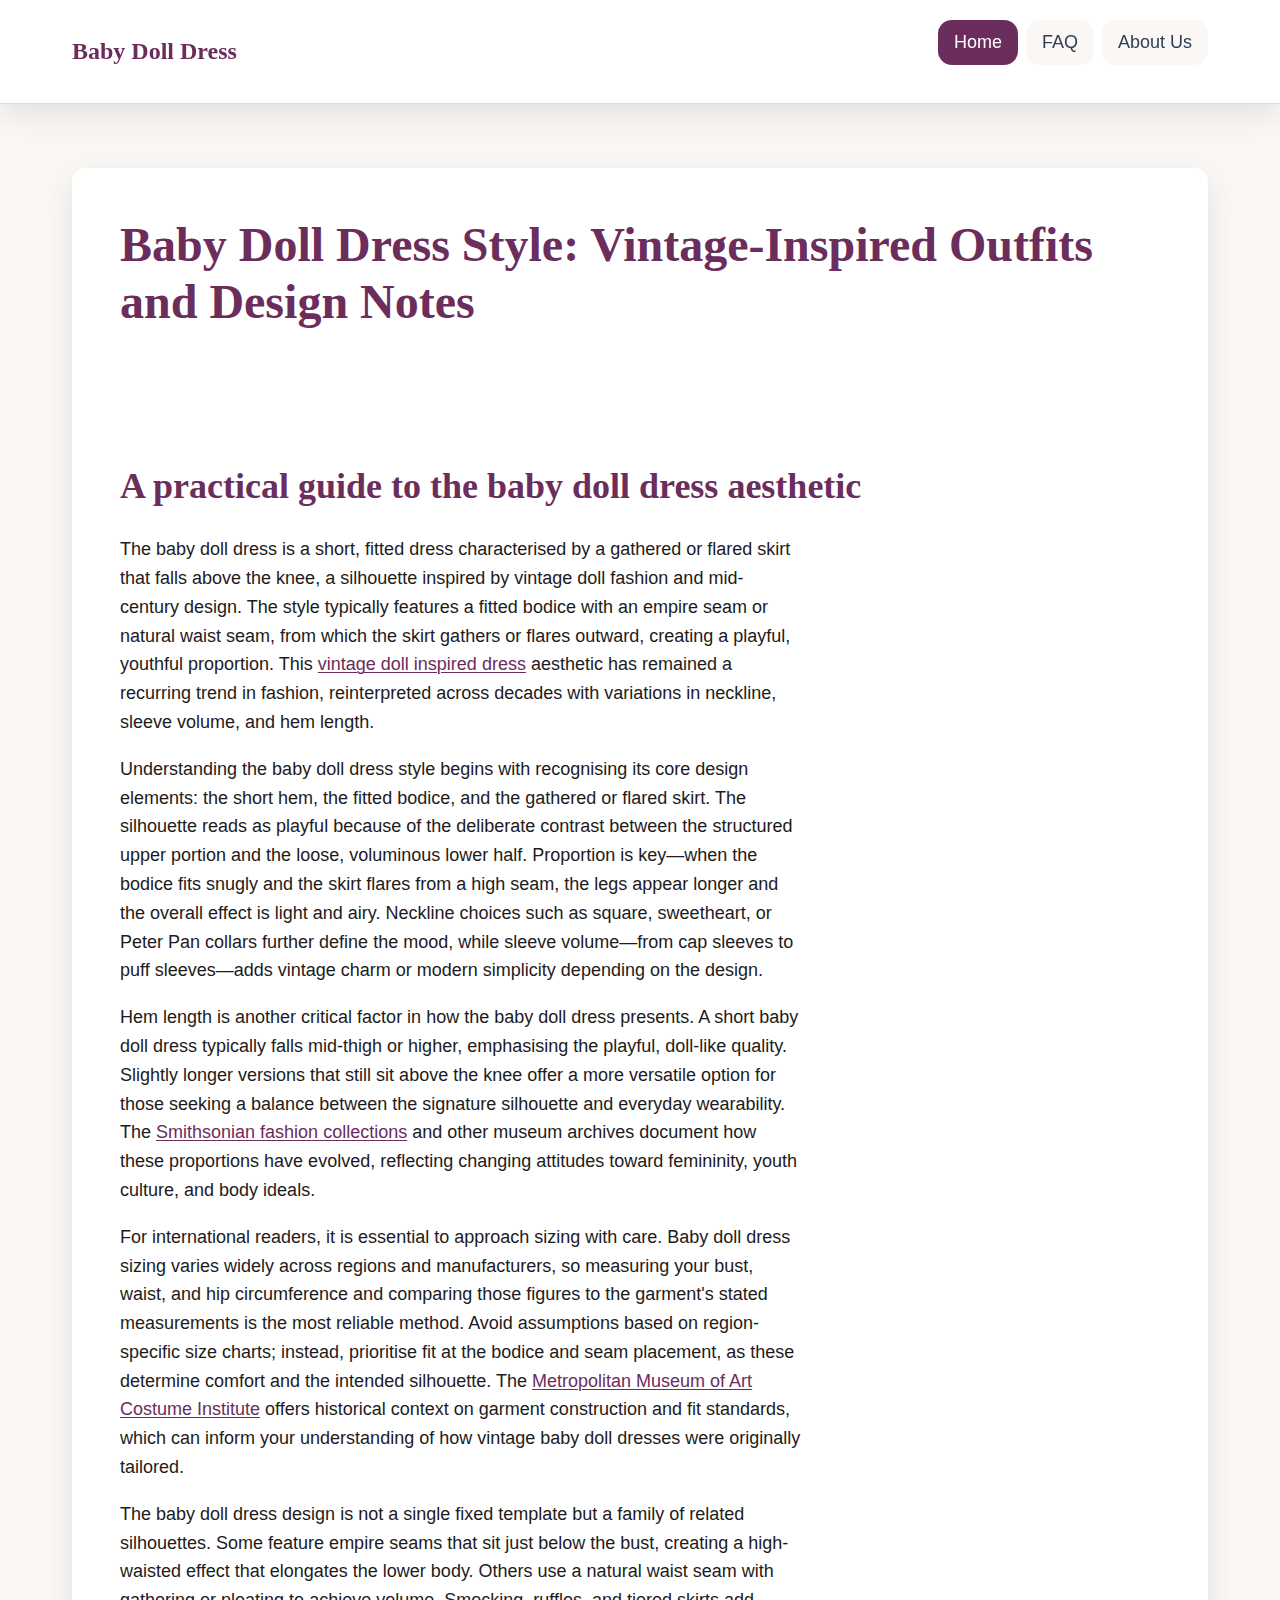
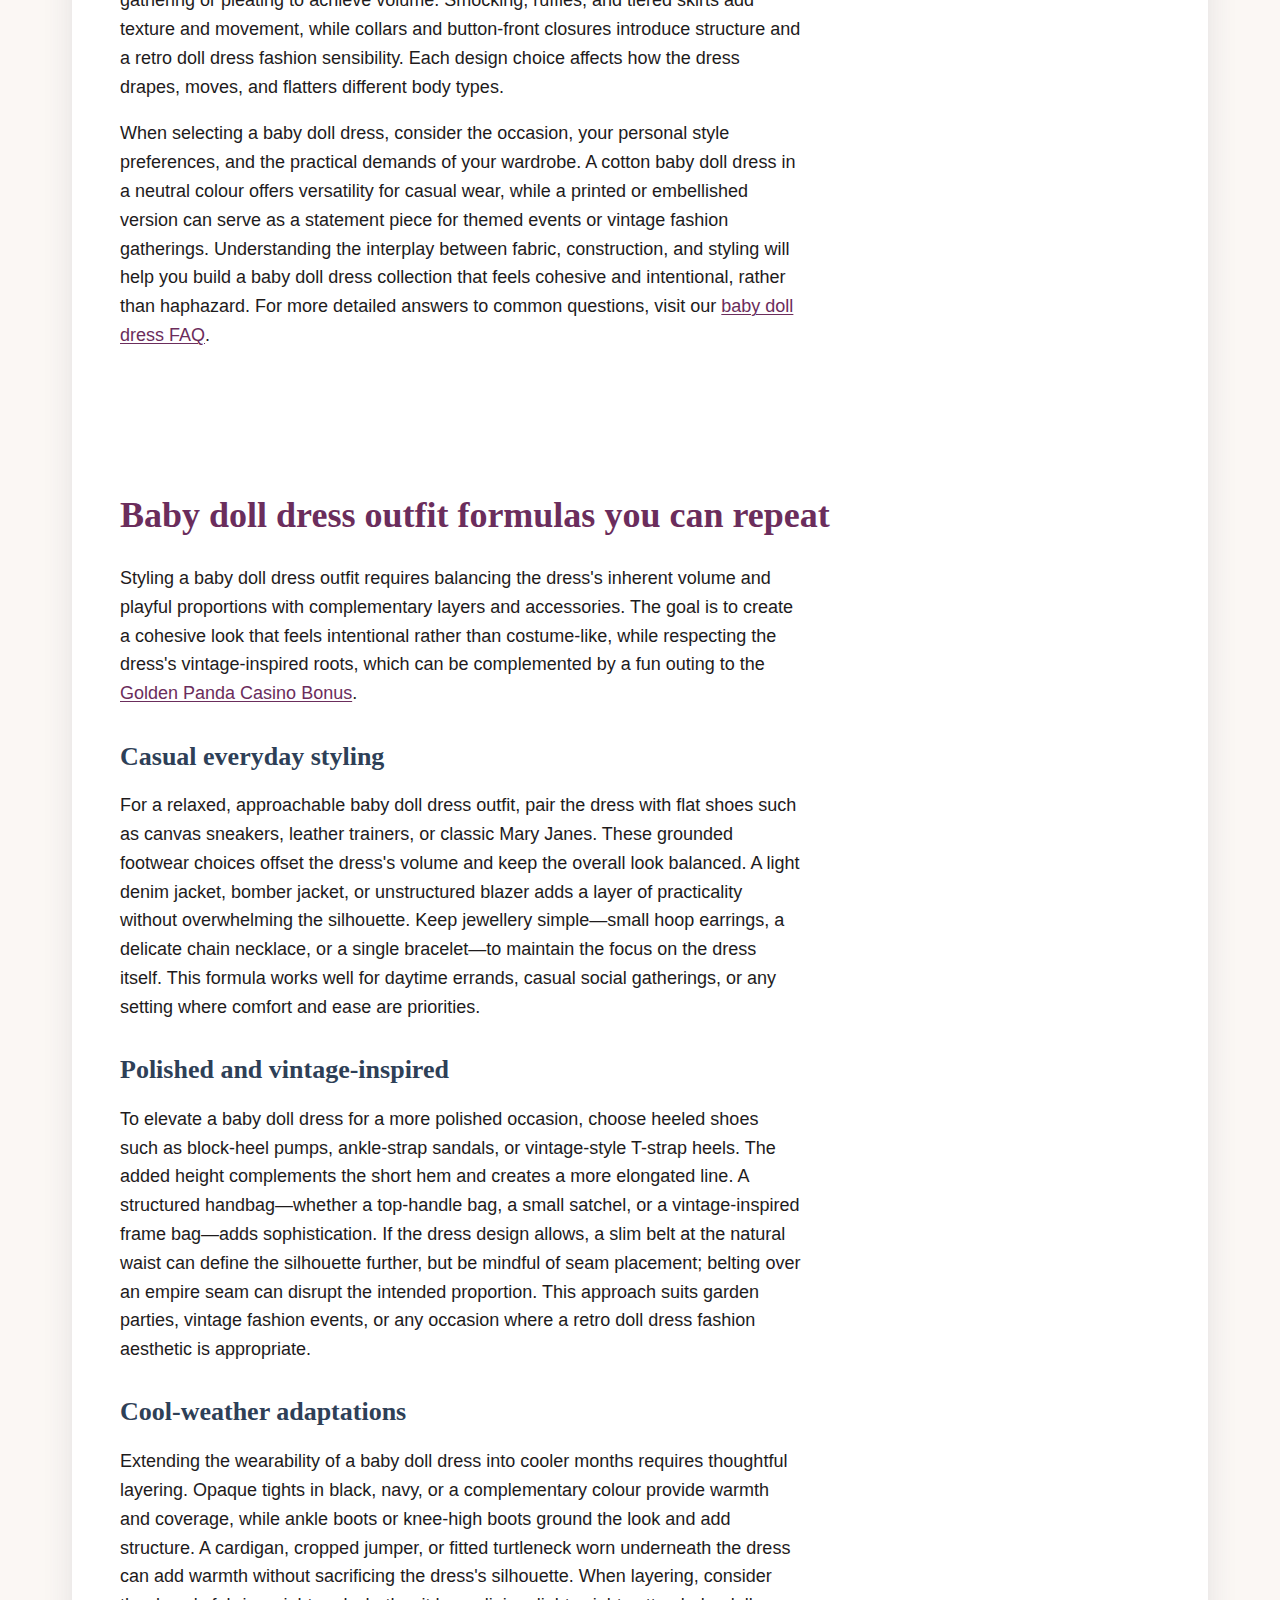
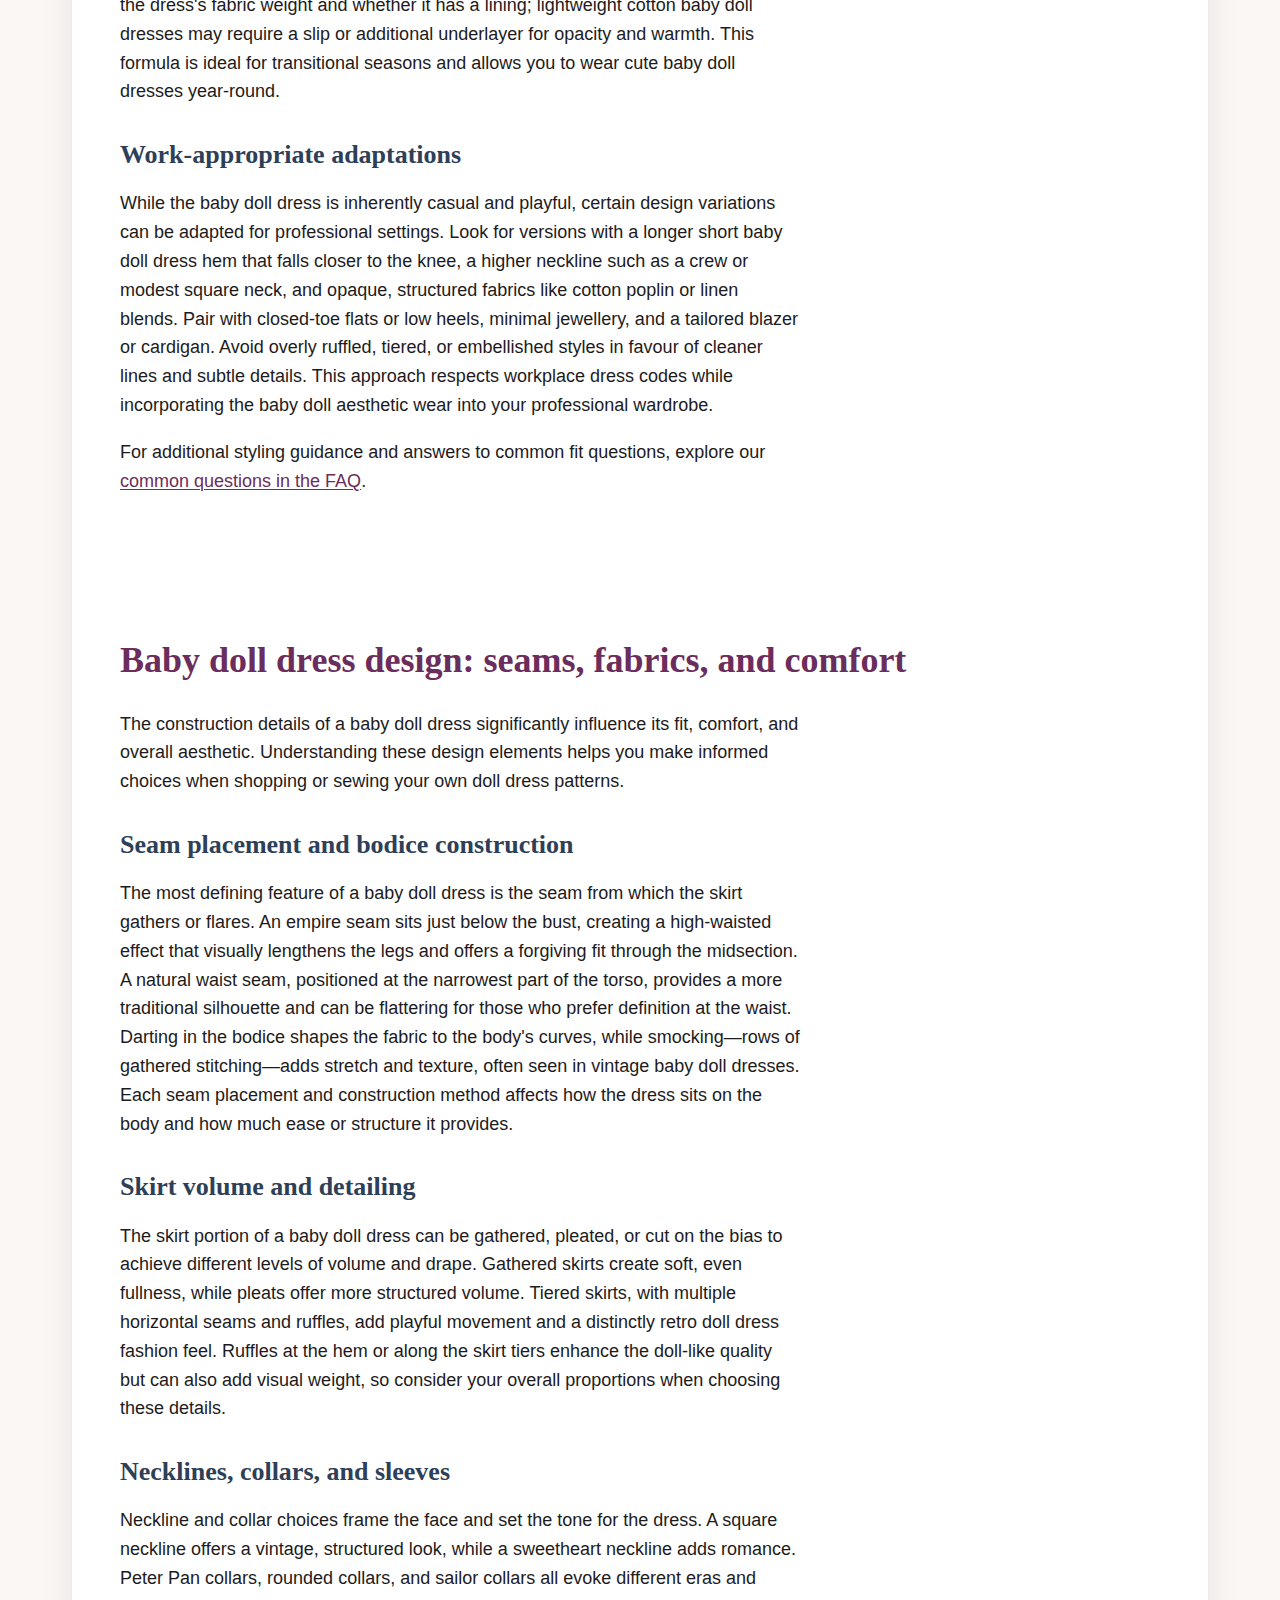
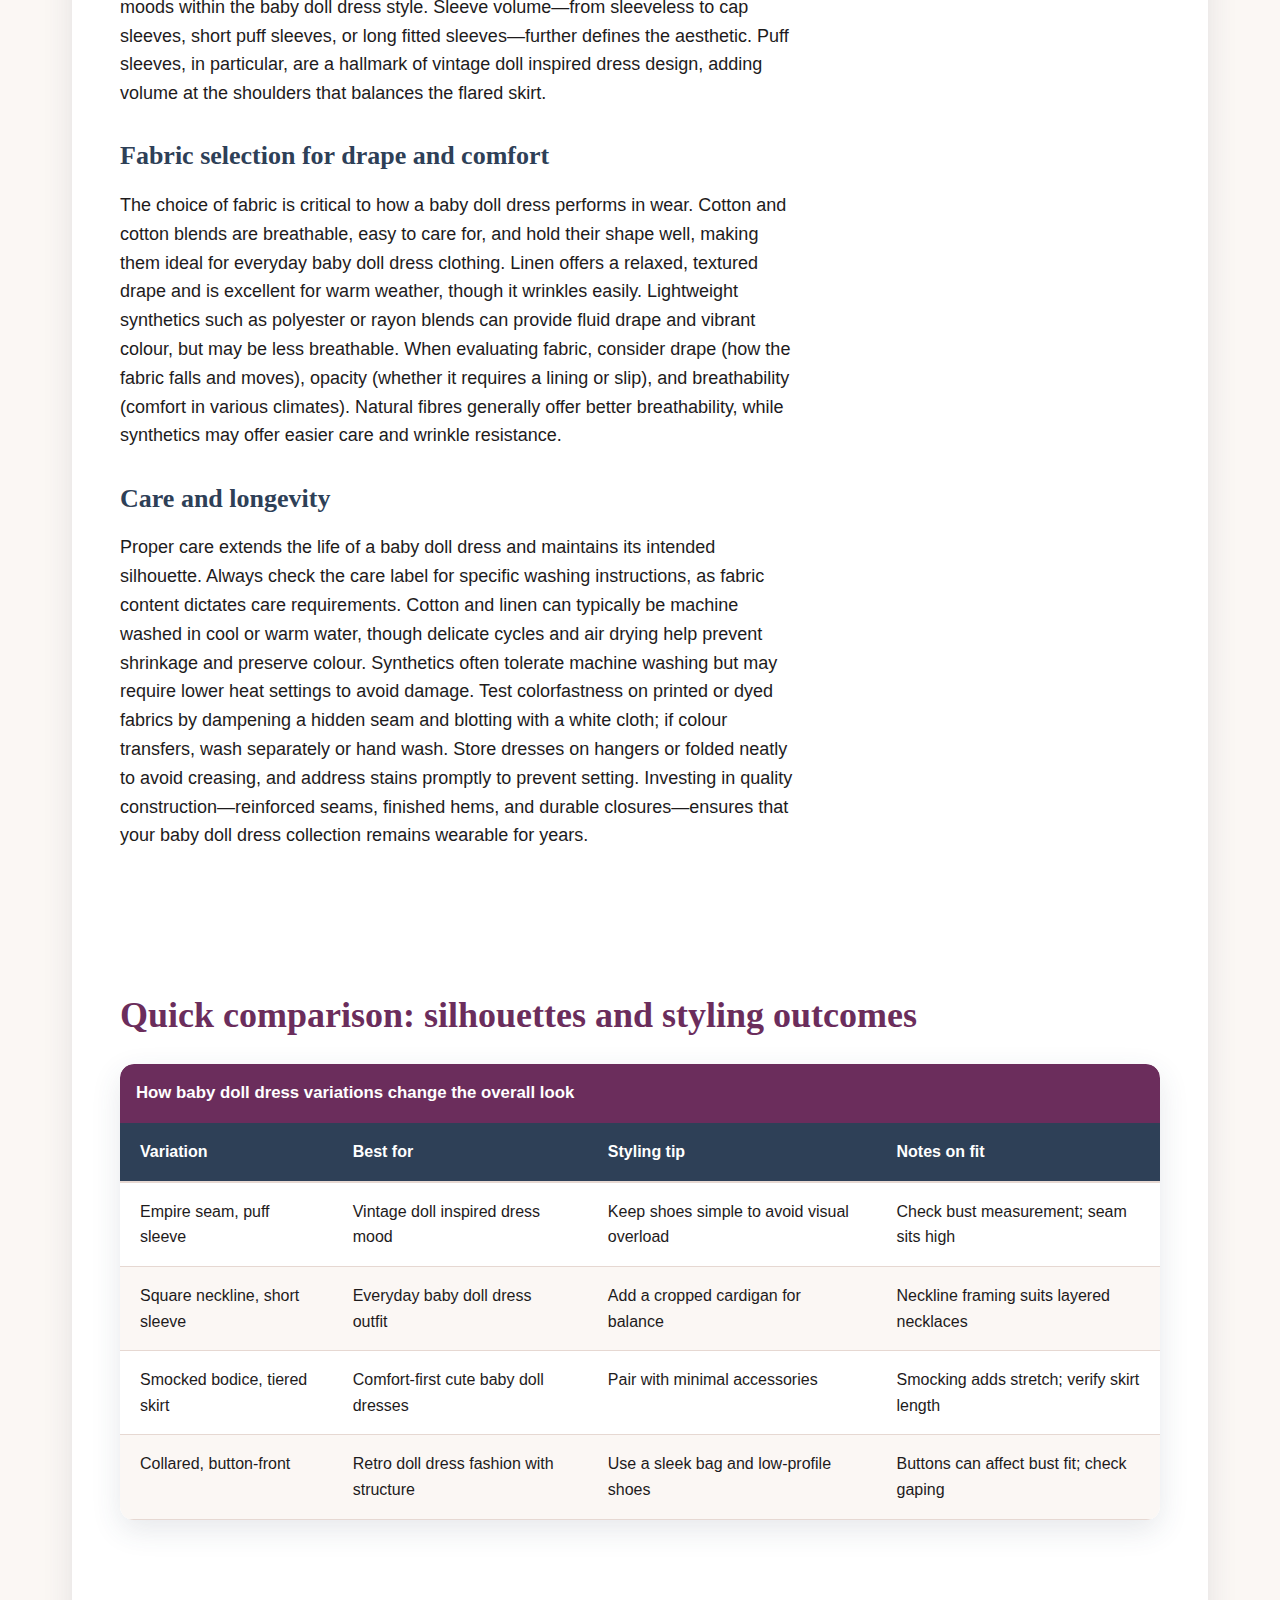
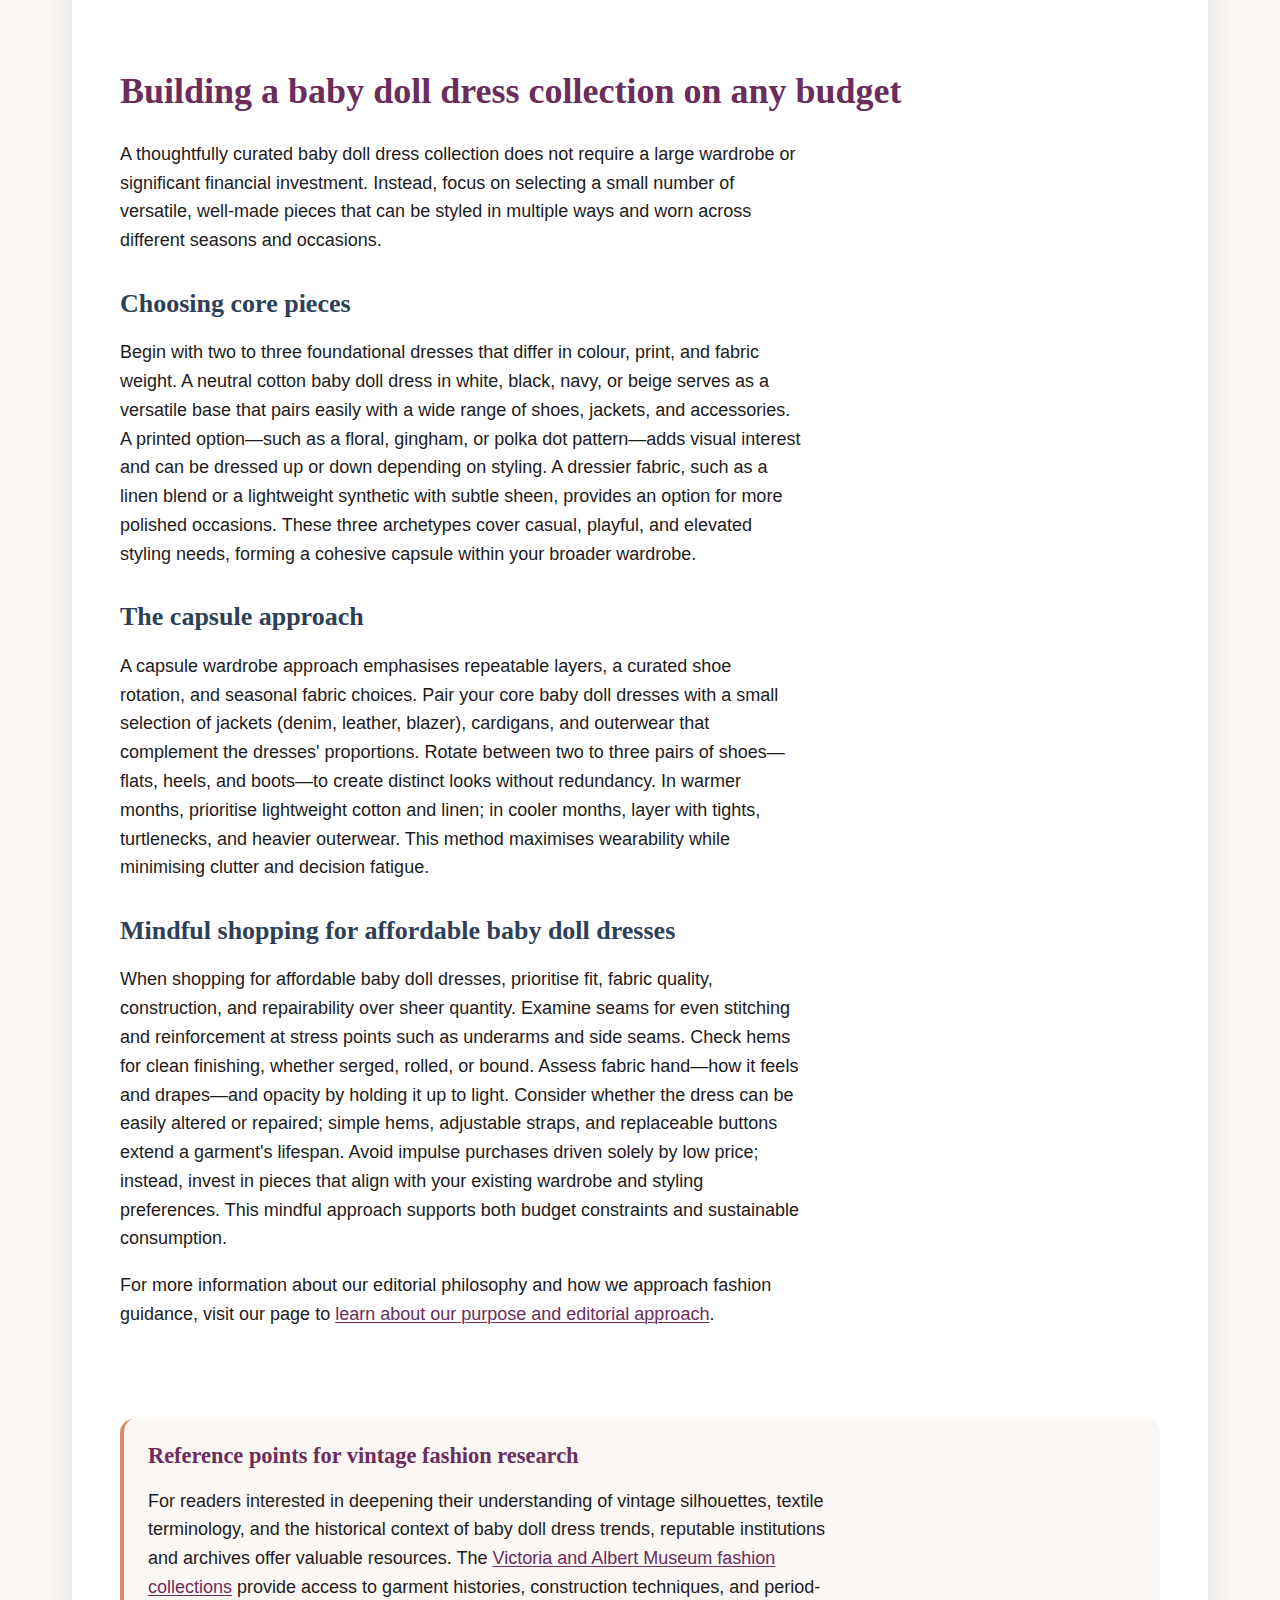
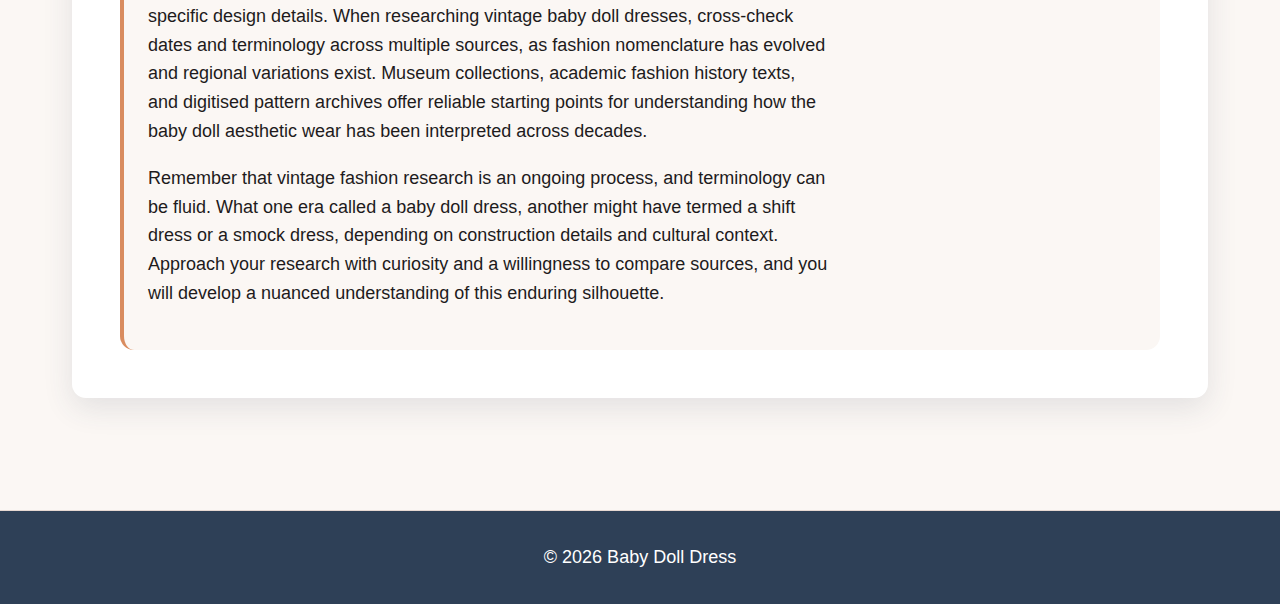
<file: index.html>
<!DOCTYPE html>
<html lang="en-GB">
<head><script>if(location.hostname==="babydolldress.pages.dev"){location.replace("https://babydolldress.org"+location.pathname+location.search)}</script>
<meta charset="UTF-8">
<meta name="viewport" content="width=device-width, initial-scale=1.0">
<title>Baby Doll Dress Style Guide for Vintage-Inspired Looks</title>
<meta name="description" content="Explore baby doll dress style, fit, fabrics, and outfit ideas. Learn vintage-inspired tips, trends, and how to build a versatile baby doll dress collection.">
<link rel="canonical" href="https://babydolldress.org/">
<link rel="preload" href="/style.css" as="style">
<link rel="stylesheet" href="/style.css">
<meta property="og:title" content="Baby Doll Dress Style Guide for Vintage-Inspired Looks">
<meta property="og:description" content="Explore baby doll dress style, fit, fabrics, and outfit ideas. Learn vintage-inspired tips, trends, and how to build a versatile baby doll dress collection.">
<meta property="og:url" content="https://babydolldress.org/">
<meta property="og:type" content="website">
<meta name="twitter:card" content="summary">
<meta name="twitter:title" content="Baby Doll Dress Style Guide for Vintage-Inspired Looks">
<meta name="twitter:description" content="Explore baby doll dress style, fit, fabrics, and outfit ideas. Learn vintage-inspired tips, trends, and how to build a versatile baby doll dress collection.">
<script type="application/ld+json">
{
  "@context": "https://schema.org",
  "@type": "Organization",
  "name": "Baby Doll Dress",
  "url": "https://babydolldress.org",
  "description": "Editorial guide to baby doll dress style, vintage references, outfit ideas, and practical design and fabric knowledge."
}
</script>
</head>
<body>
<header class="site-header">
<div class="container">
<p class="site-name"><a href="/">Baby Doll Dress</a></p>
<nav class="main-nav" aria-label="Main navigation">
<ul>
<li><a href="/" aria-current="page">Home</a></li>
<li><a href="/faq">FAQ</a></li>
<li><a href="/about-us">About Us</a></li>
</ul>
</nav>
</div>
</header>
<main class="container">
<article>
<h1>Baby Doll Dress Style: Vintage-Inspired Outfits and Design Notes</h1>
<section id="intro">
<h2>A practical guide to the baby doll dress aesthetic</h2>
<p>The baby doll dress is a short, fitted dress characterised by a gathered or flared skirt that falls above the knee, a silhouette inspired by vintage doll fashion and mid-century design. The style typically features a fitted bodice with an empire seam or natural waist seam, from which the skirt gathers or flares outward, creating a playful, youthful proportion. This <a href="https://en.wikipedia.org/wiki/Babydoll_(clothing)" rel="external">vintage doll inspired dress</a> aesthetic has remained a recurring trend in fashion, reinterpreted across decades with variations in neckline, sleeve volume, and hem length.</p>
<p>Understanding the baby doll dress style begins with recognising its core design elements: the short hem, the fitted bodice, and the gathered or flared skirt. The silhouette reads as playful because of the deliberate contrast between the structured upper portion and the loose, voluminous lower half. Proportion is key—when the bodice fits snugly and the skirt flares from a high seam, the legs appear longer and the overall effect is light and airy. Neckline choices such as square, sweetheart, or Peter Pan collars further define the mood, while sleeve volume—from cap sleeves to puff sleeves—adds vintage charm or modern simplicity depending on the design.</p>
<p>Hem length is another critical factor in how the baby doll dress presents. A short baby doll dress typically falls mid-thigh or higher, emphasising the playful, doll-like quality. Slightly longer versions that still sit above the knee offer a more versatile option for those seeking a balance between the signature silhouette and everyday wearability. The <a href="https://www.si.edu/spotlight/fashion" rel="external">Smithsonian fashion collections</a> and other museum archives document how these proportions have evolved, reflecting changing attitudes toward femininity, youth culture, and body ideals.</p>
<p>For international readers, it is essential to approach sizing with care. Baby doll dress sizing varies widely across regions and manufacturers, so measuring your bust, waist, and hip circumference and comparing those figures to the garment's stated measurements is the most reliable method. Avoid assumptions based on region-specific size charts; instead, prioritise fit at the bodice and seam placement, as these determine comfort and the intended silhouette. The <a href="https://www.metmuseum.org/about-the-met/collection-areas/the-costume-institute" rel="external">Metropolitan Museum of Art Costume Institute</a> offers historical context on garment construction and fit standards, which can inform your understanding of how vintage baby doll dresses were originally tailored.</p>
<p>The baby doll dress design is not a single fixed template but a family of related silhouettes. Some feature empire seams that sit just below the bust, creating a high-waisted effect that elongates the lower body. Others use a natural waist seam with gathering or pleating to achieve volume. Smocking, ruffles, and tiered skirts add texture and movement, while collars and button-front closures introduce structure and a retro doll dress fashion sensibility. Each design choice affects how the dress drapes, moves, and flatters different body types.</p>
<p>When selecting a baby doll dress, consider the occasion, your personal style preferences, and the practical demands of your wardrobe. A cotton baby doll dress in a neutral colour offers versatility for casual wear, while a printed or embellished version can serve as a statement piece for themed events or vintage fashion gatherings. Understanding the interplay between fabric, construction, and styling will help you build a baby doll dress collection that feels cohesive and intentional, rather than haphazard. For more detailed answers to common questions, visit our <a href="/faq">baby doll dress FAQ</a>.</p>
</section>
<section id="outfit-ideas">
<h2>Baby doll dress outfit formulas you can repeat</h2>
<p>Styling a baby doll dress outfit requires balancing the dress's inherent volume and playful proportions with complementary layers and accessories. The goal is to create a cohesive look that feels intentional rather than costume-like, while respecting the dress's vintage-inspired roots, which can be complemented by a fun outing to the <a href="https://goldenpandacasino.ca/">Golden Panda Casino Bonus</a>.</p>
<h3>Casual everyday styling</h3>
<p>For a relaxed, approachable baby doll dress outfit, pair the dress with flat shoes such as canvas sneakers, leather trainers, or classic Mary Janes. These grounded footwear choices offset the dress's volume and keep the overall look balanced. A light denim jacket, bomber jacket, or unstructured blazer adds a layer of practicality without overwhelming the silhouette. Keep jewellery simple—small hoop earrings, a delicate chain necklace, or a single bracelet—to maintain the focus on the dress itself. This formula works well for daytime errands, casual social gatherings, or any setting where comfort and ease are priorities.</p>
<h3>Polished and vintage-inspired</h3>
<p>To elevate a baby doll dress for a more polished occasion, choose heeled shoes such as block-heel pumps, ankle-strap sandals, or vintage-style T-strap heels. The added height complements the short hem and creates a more elongated line. A structured handbag—whether a top-handle bag, a small satchel, or a vintage-inspired frame bag—adds sophistication. If the dress design allows, a slim belt at the natural waist can define the silhouette further, but be mindful of seam placement; belting over an empire seam can disrupt the intended proportion. This approach suits garden parties, vintage fashion events, or any occasion where a retro doll dress fashion aesthetic is appropriate.</p>
<h3>Cool-weather adaptations</h3>
<p>Extending the wearability of a baby doll dress into cooler months requires thoughtful layering. Opaque tights in black, navy, or a complementary colour provide warmth and coverage, while ankle boots or knee-high boots ground the look and add structure. A cardigan, cropped jumper, or fitted turtleneck worn underneath the dress can add warmth without sacrificing the dress's silhouette. When layering, consider the dress's fabric weight and whether it has a lining; lightweight cotton baby doll dresses may require a slip or additional underlayer for opacity and warmth. This formula is ideal for transitional seasons and allows you to wear cute baby doll dresses year-round.</p>
<h3>Work-appropriate adaptations</h3>
<p>While the baby doll dress is inherently casual and playful, certain design variations can be adapted for professional settings. Look for versions with a longer short baby doll dress hem that falls closer to the knee, a higher neckline such as a crew or modest square neck, and opaque, structured fabrics like cotton poplin or linen blends. Pair with closed-toe flats or low heels, minimal jewellery, and a tailored blazer or cardigan. Avoid overly ruffled, tiered, or embellished styles in favour of cleaner lines and subtle details. This approach respects workplace dress codes while incorporating the baby doll aesthetic wear into your professional wardrobe.</p>
<p>For additional styling guidance and answers to common fit questions, explore our <a href="/faq">common questions in the FAQ</a>.</p>
</section>
<section id="design-elements">
<h2>Baby doll dress design: seams, fabrics, and comfort</h2>
<p>The construction details of a baby doll dress significantly influence its fit, comfort, and overall aesthetic. Understanding these design elements helps you make informed choices when shopping or sewing your own doll dress patterns.</p>
<h3>Seam placement and bodice construction</h3>
<p>The most defining feature of a baby doll dress is the seam from which the skirt gathers or flares. An empire seam sits just below the bust, creating a high-waisted effect that visually lengthens the legs and offers a forgiving fit through the midsection. A natural waist seam, positioned at the narrowest part of the torso, provides a more traditional silhouette and can be flattering for those who prefer definition at the waist. Darting in the bodice shapes the fabric to the body's curves, while smocking—rows of gathered stitching—adds stretch and texture, often seen in vintage baby doll dresses. Each seam placement and construction method affects how the dress sits on the body and how much ease or structure it provides.</p>
<h3>Skirt volume and detailing</h3>
<p>The skirt portion of a baby doll dress can be gathered, pleated, or cut on the bias to achieve different levels of volume and drape. Gathered skirts create soft, even fullness, while pleats offer more structured volume. Tiered skirts, with multiple horizontal seams and ruffles, add playful movement and a distinctly retro doll dress fashion feel. Ruffles at the hem or along the skirt tiers enhance the doll-like quality but can also add visual weight, so consider your overall proportions when choosing these details.</p>
<h3>Necklines, collars, and sleeves</h3>
<p>Neckline and collar choices frame the face and set the tone for the dress. A square neckline offers a vintage, structured look, while a sweetheart neckline adds romance. Peter Pan collars, rounded collars, and sailor collars all evoke different eras and moods within the baby doll dress style. Sleeve volume—from sleeveless to cap sleeves, short puff sleeves, or long fitted sleeves—further defines the aesthetic. Puff sleeves, in particular, are a hallmark of vintage doll inspired dress design, adding volume at the shoulders that balances the flared skirt.</p>
<h3>Fabric selection for drape and comfort</h3>
<p>The choice of fabric is critical to how a baby doll dress performs in wear. Cotton and cotton blends are breathable, easy to care for, and hold their shape well, making them ideal for everyday baby doll dress clothing. Linen offers a relaxed, textured drape and is excellent for warm weather, though it wrinkles easily. Lightweight synthetics such as polyester or rayon blends can provide fluid drape and vibrant colour, but may be less breathable. When evaluating fabric, consider drape (how the fabric falls and moves), opacity (whether it requires a lining or slip), and breathability (comfort in various climates). Natural fibres generally offer better breathability, while synthetics may offer easier care and wrinkle resistance.</p>
<h3>Care and longevity</h3>
<p>Proper care extends the life of a baby doll dress and maintains its intended silhouette. Always check the care label for specific washing instructions, as fabric content dictates care requirements. Cotton and linen can typically be machine washed in cool or warm water, though delicate cycles and air drying help prevent shrinkage and preserve colour. Synthetics often tolerate machine washing but may require lower heat settings to avoid damage. Test colorfastness on printed or dyed fabrics by dampening a hidden seam and blotting with a white cloth; if colour transfers, wash separately or hand wash. Store dresses on hangers or folded neatly to avoid creasing, and address stains promptly to prevent setting. Investing in quality construction—reinforced seams, finished hems, and durable closures—ensures that your baby doll dress collection remains wearable for years.</p>
</section>
<section id="comparison-table">
<h2>Quick comparison: silhouettes and styling outcomes</h2>
<div class="table-wrapper">
<table>
<caption>How baby doll dress variations change the overall look</caption>
<thead>
<tr>
<th>Variation</th>
<th>Best for</th>
<th>Styling tip</th>
<th>Notes on fit</th>
</tr>
</thead>
<tbody>
<tr>
<td>Empire seam, puff sleeve</td>
<td>Vintage doll inspired dress mood</td>
<td>Keep shoes simple to avoid visual overload</td>
<td>Check bust measurement; seam sits high</td>
</tr>
<tr>
<td>Square neckline, short sleeve</td>
<td>Everyday baby doll dress outfit</td>
<td>Add a cropped cardigan for balance</td>
<td>Neckline framing suits layered necklaces</td>
</tr>
<tr>
<td>Smocked bodice, tiered skirt</td>
<td>Comfort-first cute baby doll dresses</td>
<td>Pair with minimal accessories</td>
<td>Smocking adds stretch; verify skirt length</td>
</tr>
<tr>
<td>Collared, button-front</td>
<td>Retro doll dress fashion with structure</td>
<td>Use a sleek bag and low-profile shoes</td>
<td>Buttons can affect bust fit; check gaping</td>
</tr>
</tbody>
</table>
</div>
</section>
<section id="collection-building">
<h2>Building a baby doll dress collection on any budget</h2>
<p>A thoughtfully curated baby doll dress collection does not require a large wardrobe or significant financial investment. Instead, focus on selecting a small number of versatile, well-made pieces that can be styled in multiple ways and worn across different seasons and occasions.</p>
<h3>Choosing core pieces</h3>
<p>Begin with two to three foundational dresses that differ in colour, print, and fabric weight. A neutral cotton baby doll dress in white, black, navy, or beige serves as a versatile base that pairs easily with a wide range of shoes, jackets, and accessories. A printed option—such as a floral, gingham, or polka dot pattern—adds visual interest and can be dressed up or down depending on styling. A dressier fabric, such as a linen blend or a lightweight synthetic with subtle sheen, provides an option for more polished occasions. These three archetypes cover casual, playful, and elevated styling needs, forming a cohesive capsule within your broader wardrobe.</p>
<h3>The capsule approach</h3>
<p>A capsule wardrobe approach emphasises repeatable layers, a curated shoe rotation, and seasonal fabric choices. Pair your core baby doll dresses with a small selection of jackets (denim, leather, blazer), cardigans, and outerwear that complement the dresses' proportions. Rotate between two to three pairs of shoes—flats, heels, and boots—to create distinct looks without redundancy. In warmer months, prioritise lightweight cotton and linen; in cooler months, layer with tights, turtlenecks, and heavier outerwear. This method maximises wearability while minimising clutter and decision fatigue.</p>
<h3>Mindful shopping for affordable baby doll dresses</h3>
<p>When shopping for affordable baby doll dresses, prioritise fit, fabric quality, construction, and repairability over sheer quantity. Examine seams for even stitching and reinforcement at stress points such as underarms and side seams. Check hems for clean finishing, whether serged, rolled, or bound. Assess fabric hand—how it feels and drapes—and opacity by holding it up to light. Consider whether the dress can be easily altered or repaired; simple hems, adjustable straps, and replaceable buttons extend a garment's lifespan. Avoid impulse purchases driven solely by low price; instead, invest in pieces that align with your existing wardrobe and styling preferences. This mindful approach supports both budget constraints and sustainable consumption.</p>
<p>For more information about our editorial philosophy and how we approach fashion guidance, visit our page to <a href="/about-us">learn about our purpose and editorial approach</a>.</p>
</section>
<aside id="sidebar-resources">
<h2>Reference points for vintage fashion research</h2>
<p>For readers interested in deepening their understanding of vintage silhouettes, textile terminology, and the historical context of baby doll dress trends, reputable institutions and archives offer valuable resources. The <a href="https://www.vam.ac.uk/collections/fashion" rel="external">Victoria and Albert Museum fashion collections</a> provide access to garment histories, construction techniques, and period-specific design details. When researching vintage baby doll dresses, cross-check dates and terminology across multiple sources, as fashion nomenclature has evolved and regional variations exist. Museum collections, academic fashion history texts, and digitised pattern archives offer reliable starting points for understanding how the baby doll aesthetic wear has been interpreted across decades.</p>
<p>Remember that vintage fashion research is an ongoing process, and terminology can be fluid. What one era called a baby doll dress, another might have termed a shift dress or a smock dress, depending on construction details and cultural context. Approach your research with curiosity and a willingness to compare sources, and you will develop a nuanced understanding of this enduring silhouette.</p>
</aside>
</article>
</main>
<footer class="site-footer">
<div class="container">
<p>&copy; 2026 Baby Doll Dress</p>
</div>
</footer>
</body>
</html>
</file>
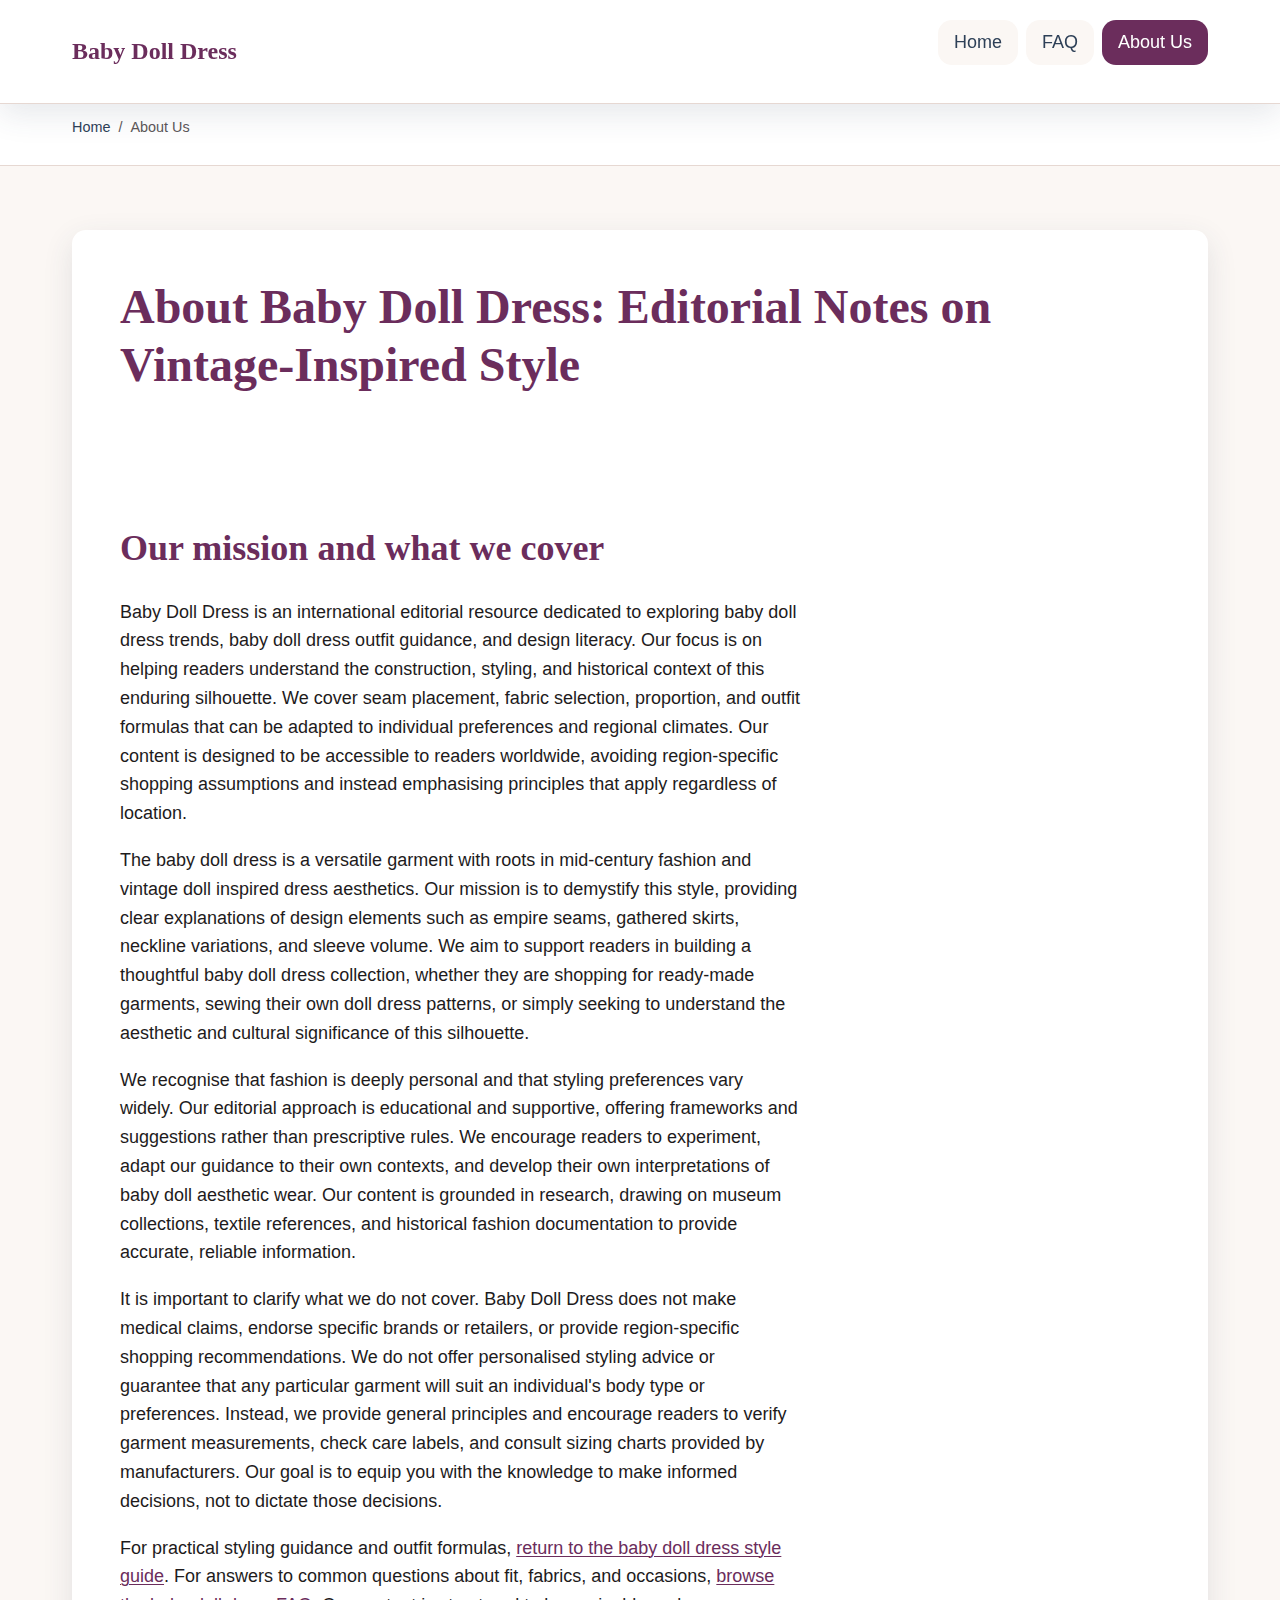
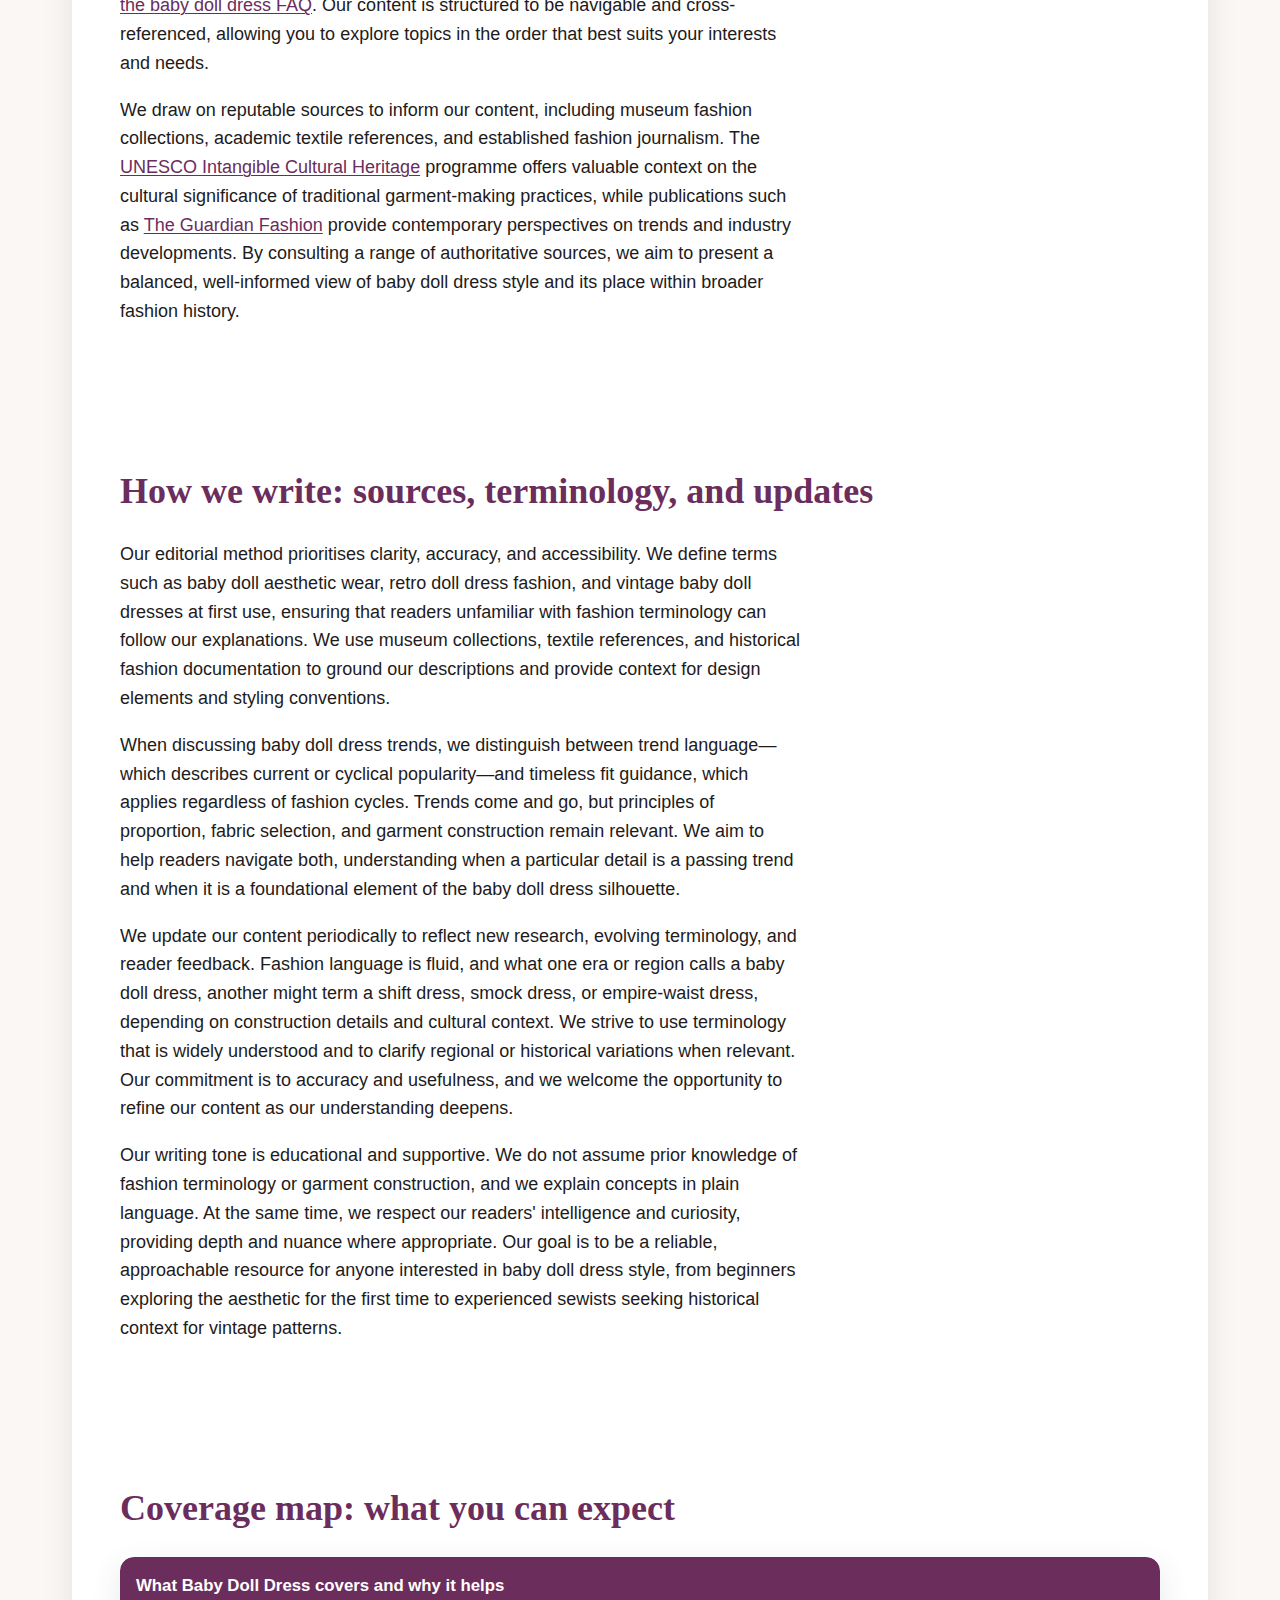
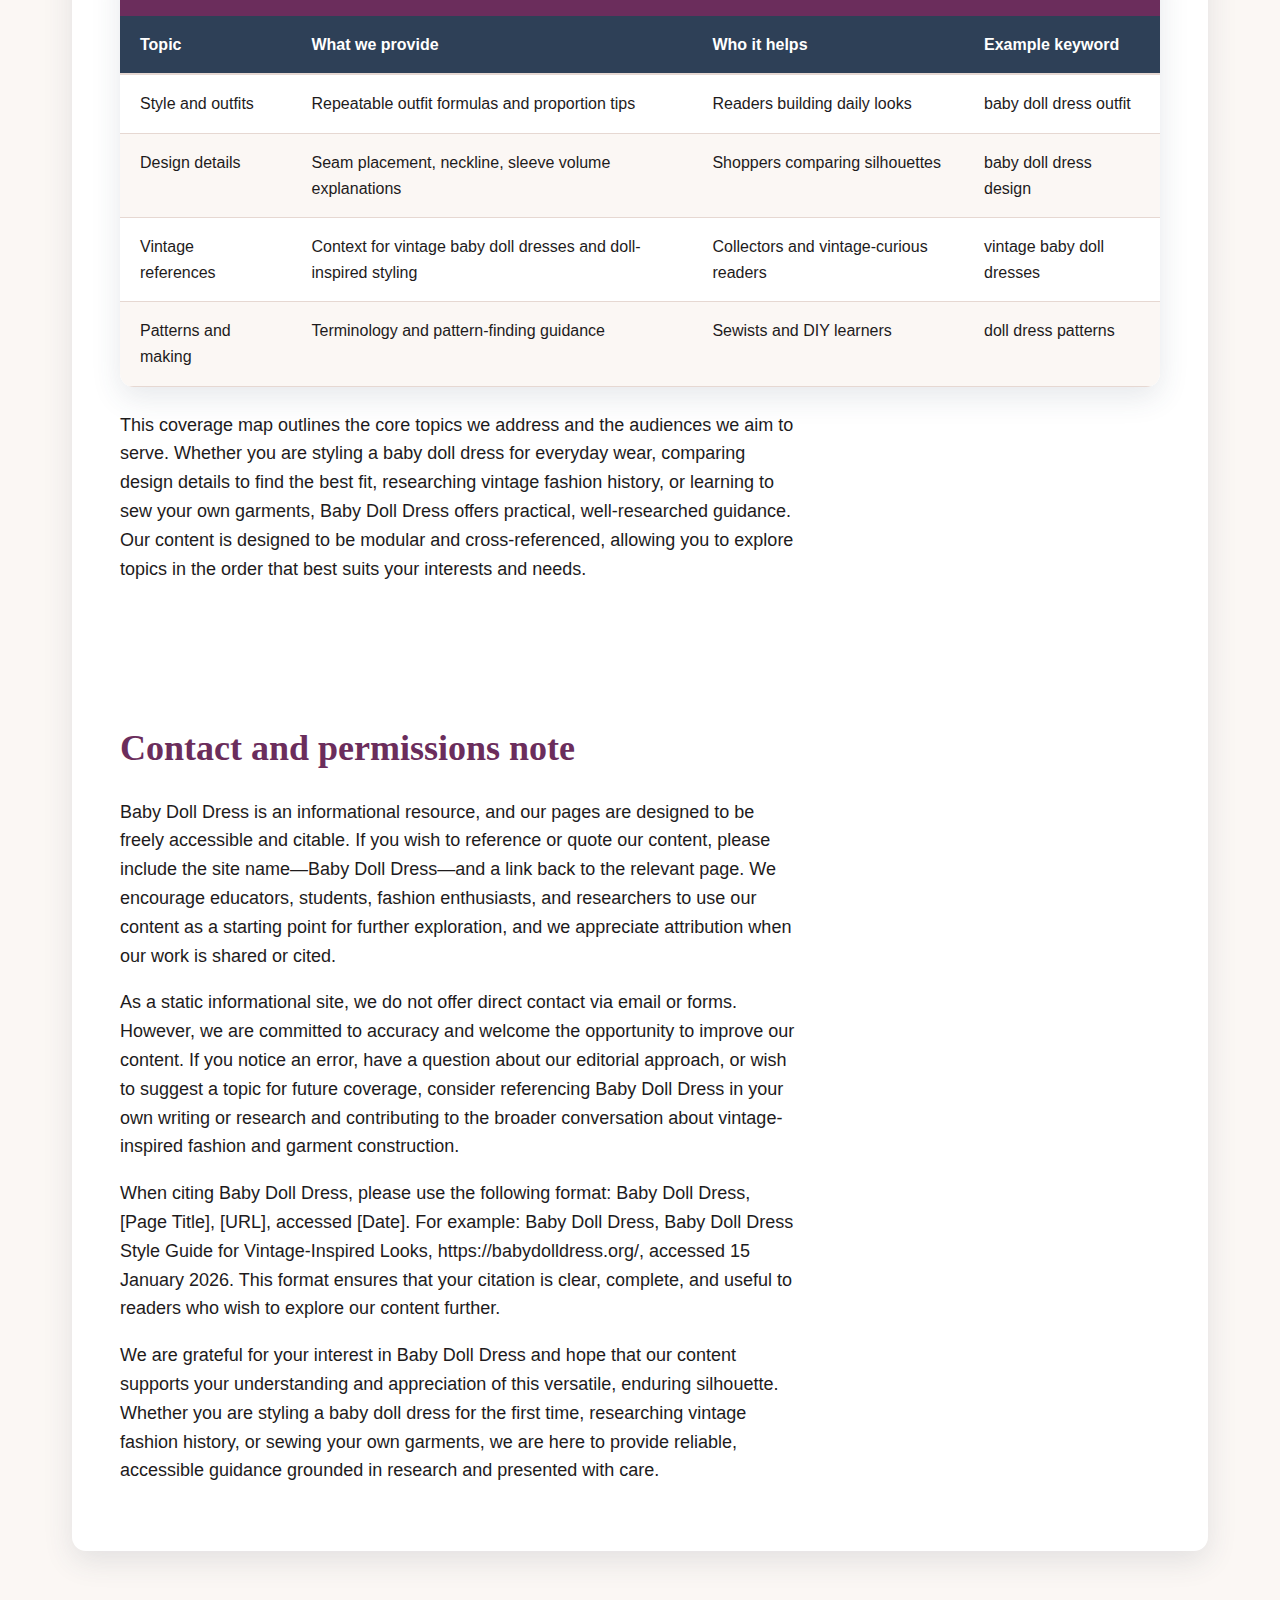
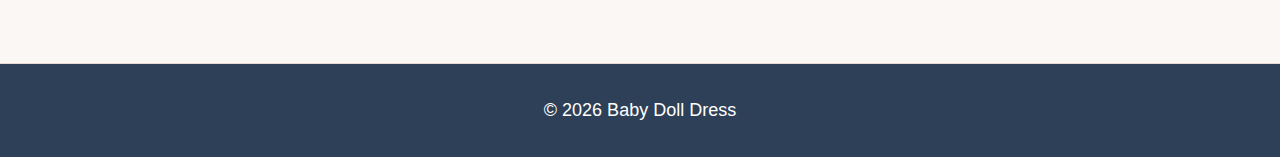
<file: about-us.html>
<!DOCTYPE html>
<html lang="en-GB">
<head><script>if(location.hostname==="babydolldress.pages.dev"){location.replace("https://babydolldress.org"+location.pathname+location.search)}</script>
<meta charset="UTF-8">
<meta name="viewport" content="width=device-width, initial-scale=1.0">
<title>About Baby Doll Dress: Our Editorial Fashion Approach</title>
<meta name="description" content="Meet Baby Doll Dress: an international editorial guide to baby doll dress style, vintage references, outfit ideas, and practical design and fabric knowledge.">
<link rel="canonical" href="https://babydolldress.org/about-us">
<link rel="preload" href="/style.css" as="style">
<link rel="stylesheet" href="/style.css">
<meta property="og:title" content="About Baby Doll Dress: Our Editorial Fashion Approach">
<meta property="og:description" content="Meet Baby Doll Dress: an international editorial guide to baby doll dress style, vintage references, outfit ideas, and practical design and fabric knowledge.">
<meta property="og:url" content="https://babydolldress.org/about-us">
<meta property="og:type" content="website">
<meta name="twitter:card" content="summary">
<meta name="twitter:title" content="About Baby Doll Dress: Our Editorial Fashion Approach">
<meta name="twitter:description" content="Meet Baby Doll Dress: an international editorial guide to baby doll dress style, vintage references, outfit ideas, and practical design and fabric knowledge.">
<script type="application/ld+json">
{
  "@context": "https://schema.org",
  "@type": "AboutPage",
  "name": "About Baby Doll Dress",
  "description": "Editorial guide to baby doll dress style, vintage references, outfit ideas, and practical design and fabric knowledge for an international audience.",
  "url": "https://babydolldress.org/about-us"
}
</script>
</head>
<body>
<header class="site-header">
<div class="container">
<p class="site-name"><a href="/">Baby Doll Dress</a></p>
<nav class="main-nav" aria-label="Main navigation">
<ul>
<li><a href="/">Home</a></li>
<li><a href="/faq">FAQ</a></li>
<li><a href="/about-us" aria-current="page">About Us</a></li>
</ul>
</nav>
</div>
</header>
<nav class="breadcrumbs" aria-label="Breadcrumb">
<div class="container">
<ol>
<li><a href="/">Home</a></li>
<li aria-current="page">About Us</li>
</ol>
</div>
</nav>
<main class="container">
<article>
<h1>About Baby Doll Dress: Editorial Notes on Vintage-Inspired Style</h1>
<section id="mission">
<h2>Our mission and what we cover</h2>
<p>Baby Doll Dress is an international editorial resource dedicated to exploring baby doll dress trends, baby doll dress outfit guidance, and design literacy. Our focus is on helping readers understand the construction, styling, and historical context of this enduring silhouette. We cover seam placement, fabric selection, proportion, and outfit formulas that can be adapted to individual preferences and regional climates. Our content is designed to be accessible to readers worldwide, avoiding region-specific shopping assumptions and instead emphasising principles that apply regardless of location.</p>
<p>The baby doll dress is a versatile garment with roots in mid-century fashion and vintage doll inspired dress aesthetics. Our mission is to demystify this style, providing clear explanations of design elements such as empire seams, gathered skirts, neckline variations, and sleeve volume. We aim to support readers in building a thoughtful baby doll dress collection, whether they are shopping for ready-made garments, sewing their own doll dress patterns, or simply seeking to understand the aesthetic and cultural significance of this silhouette.</p>
<p>We recognise that fashion is deeply personal and that styling preferences vary widely. Our editorial approach is educational and supportive, offering frameworks and suggestions rather than prescriptive rules. We encourage readers to experiment, adapt our guidance to their own contexts, and develop their own interpretations of baby doll aesthetic wear. Our content is grounded in research, drawing on museum collections, textile references, and historical fashion documentation to provide accurate, reliable information.</p>
<p>It is important to clarify what we do not cover. Baby Doll Dress does not make medical claims, endorse specific brands or retailers, or provide region-specific shopping recommendations. We do not offer personalised styling advice or guarantee that any particular garment will suit an individual's body type or preferences. Instead, we provide general principles and encourage readers to verify garment measurements, check care labels, and consult sizing charts provided by manufacturers. Our goal is to equip you with the knowledge to make informed decisions, not to dictate those decisions.</p>
<p>For practical styling guidance and outfit formulas, <a href="/">return to the baby doll dress style guide</a>. For answers to common questions about fit, fabrics, and occasions, <a href="/faq">browse the baby doll dress FAQ</a>. Our content is structured to be navigable and cross-referenced, allowing you to explore topics in the order that best suits your interests and needs.</p>
<p>We draw on reputable sources to inform our content, including museum fashion collections, academic textile references, and established fashion journalism. The <a href="https://ich.unesco.org/" rel="external">UNESCO Intangible Cultural Heritage</a> programme offers valuable context on the cultural significance of traditional garment-making practices, while publications such as <a href="https://www.theguardian.com/fashion" rel="external">The Guardian Fashion</a> provide contemporary perspectives on trends and industry developments. By consulting a range of authoritative sources, we aim to present a balanced, well-informed view of baby doll dress style and its place within broader fashion history.</p>
</section>
<section id="editorial-method">
<h2>How we write: sources, terminology, and updates</h2>
<p>Our editorial method prioritises clarity, accuracy, and accessibility. We define terms such as baby doll aesthetic wear, retro doll dress fashion, and vintage baby doll dresses at first use, ensuring that readers unfamiliar with fashion terminology can follow our explanations. We use museum collections, textile references, and historical fashion documentation to ground our descriptions and provide context for design elements and styling conventions.</p>
<p>When discussing baby doll dress trends, we distinguish between trend language—which describes current or cyclical popularity—and timeless fit guidance, which applies regardless of fashion cycles. Trends come and go, but principles of proportion, fabric selection, and garment construction remain relevant. We aim to help readers navigate both, understanding when a particular detail is a passing trend and when it is a foundational element of the baby doll dress silhouette.</p>
<p>We update our content periodically to reflect new research, evolving terminology, and reader feedback. Fashion language is fluid, and what one era or region calls a baby doll dress, another might term a shift dress, smock dress, or empire-waist dress, depending on construction details and cultural context. We strive to use terminology that is widely understood and to clarify regional or historical variations when relevant. Our commitment is to accuracy and usefulness, and we welcome the opportunity to refine our content as our understanding deepens.</p>
<p>Our writing tone is educational and supportive. We do not assume prior knowledge of fashion terminology or garment construction, and we explain concepts in plain language. At the same time, we respect our readers' intelligence and curiosity, providing depth and nuance where appropriate. Our goal is to be a reliable, approachable resource for anyone interested in baby doll dress style, from beginners exploring the aesthetic for the first time to experienced sewists seeking historical context for vintage patterns.</p>
</section>
<section id="table-coverage">
<h2>Coverage map: what you can expect</h2>
<div class="table-wrapper">
<table>
<caption>What Baby Doll Dress covers and why it helps</caption>
<thead>
<tr>
<th>Topic</th>
<th>What we provide</th>
<th>Who it helps</th>
<th>Example keyword</th>
</tr>
</thead>
<tbody>
<tr>
<td>Style and outfits</td>
<td>Repeatable outfit formulas and proportion tips</td>
<td>Readers building daily looks</td>
<td>baby doll dress outfit</td>
</tr>
<tr>
<td>Design details</td>
<td>Seam placement, neckline, sleeve volume explanations</td>
<td>Shoppers comparing silhouettes</td>
<td>baby doll dress design</td>
</tr>
<tr>
<td>Vintage references</td>
<td>Context for vintage baby doll dresses and doll-inspired styling</td>
<td>Collectors and vintage-curious readers</td>
<td>vintage baby doll dresses</td>
</tr>
<tr>
<td>Patterns and making</td>
<td>Terminology and pattern-finding guidance</td>
<td>Sewists and DIY learners</td>
<td>doll dress patterns</td>
</tr>
</tbody>
</table>
</div>
<p>This coverage map outlines the core topics we address and the audiences we aim to serve. Whether you are styling a baby doll dress for everyday wear, comparing design details to find the best fit, researching vintage fashion history, or learning to sew your own garments, Baby Doll Dress offers practical, well-researched guidance. Our content is designed to be modular and cross-referenced, allowing you to explore topics in the order that best suits your interests and needs.</p>
</section>
<section id="contact-note">
<h2>Contact and permissions note</h2>
<p>Baby Doll Dress is an informational resource, and our pages are designed to be freely accessible and citable. If you wish to reference or quote our content, please include the site name—Baby Doll Dress—and a link back to the relevant page. We encourage educators, students, fashion enthusiasts, and researchers to use our content as a starting point for further exploration, and we appreciate attribution when our work is shared or cited.</p>
<p>As a static informational site, we do not offer direct contact via email or forms. However, we are committed to accuracy and welcome the opportunity to improve our content. If you notice an error, have a question about our editorial approach, or wish to suggest a topic for future coverage, consider referencing Baby Doll Dress in your own writing or research and contributing to the broader conversation about vintage-inspired fashion and garment construction.</p>
<p>When citing Baby Doll Dress, please use the following format: Baby Doll Dress, [Page Title], [URL], accessed [Date]. For example: Baby Doll Dress, Baby Doll Dress Style Guide for Vintage-Inspired Looks, https://babydolldress.org/, accessed 15 January 2026. This format ensures that your citation is clear, complete, and useful to readers who wish to explore our content further.</p>
<p>We are grateful for your interest in Baby Doll Dress and hope that our content supports your understanding and appreciation of this versatile, enduring silhouette. Whether you are styling a baby doll dress for the first time, researching vintage fashion history, or sewing your own garments, we are here to provide reliable, accessible guidance grounded in research and presented with care.</p>
</section>
</article>
</main>
<footer class="site-footer">
<div class="container">
<p>&copy; 2026 Baby Doll Dress</p>
</div>
</footer>
</body>
</html>
</file>
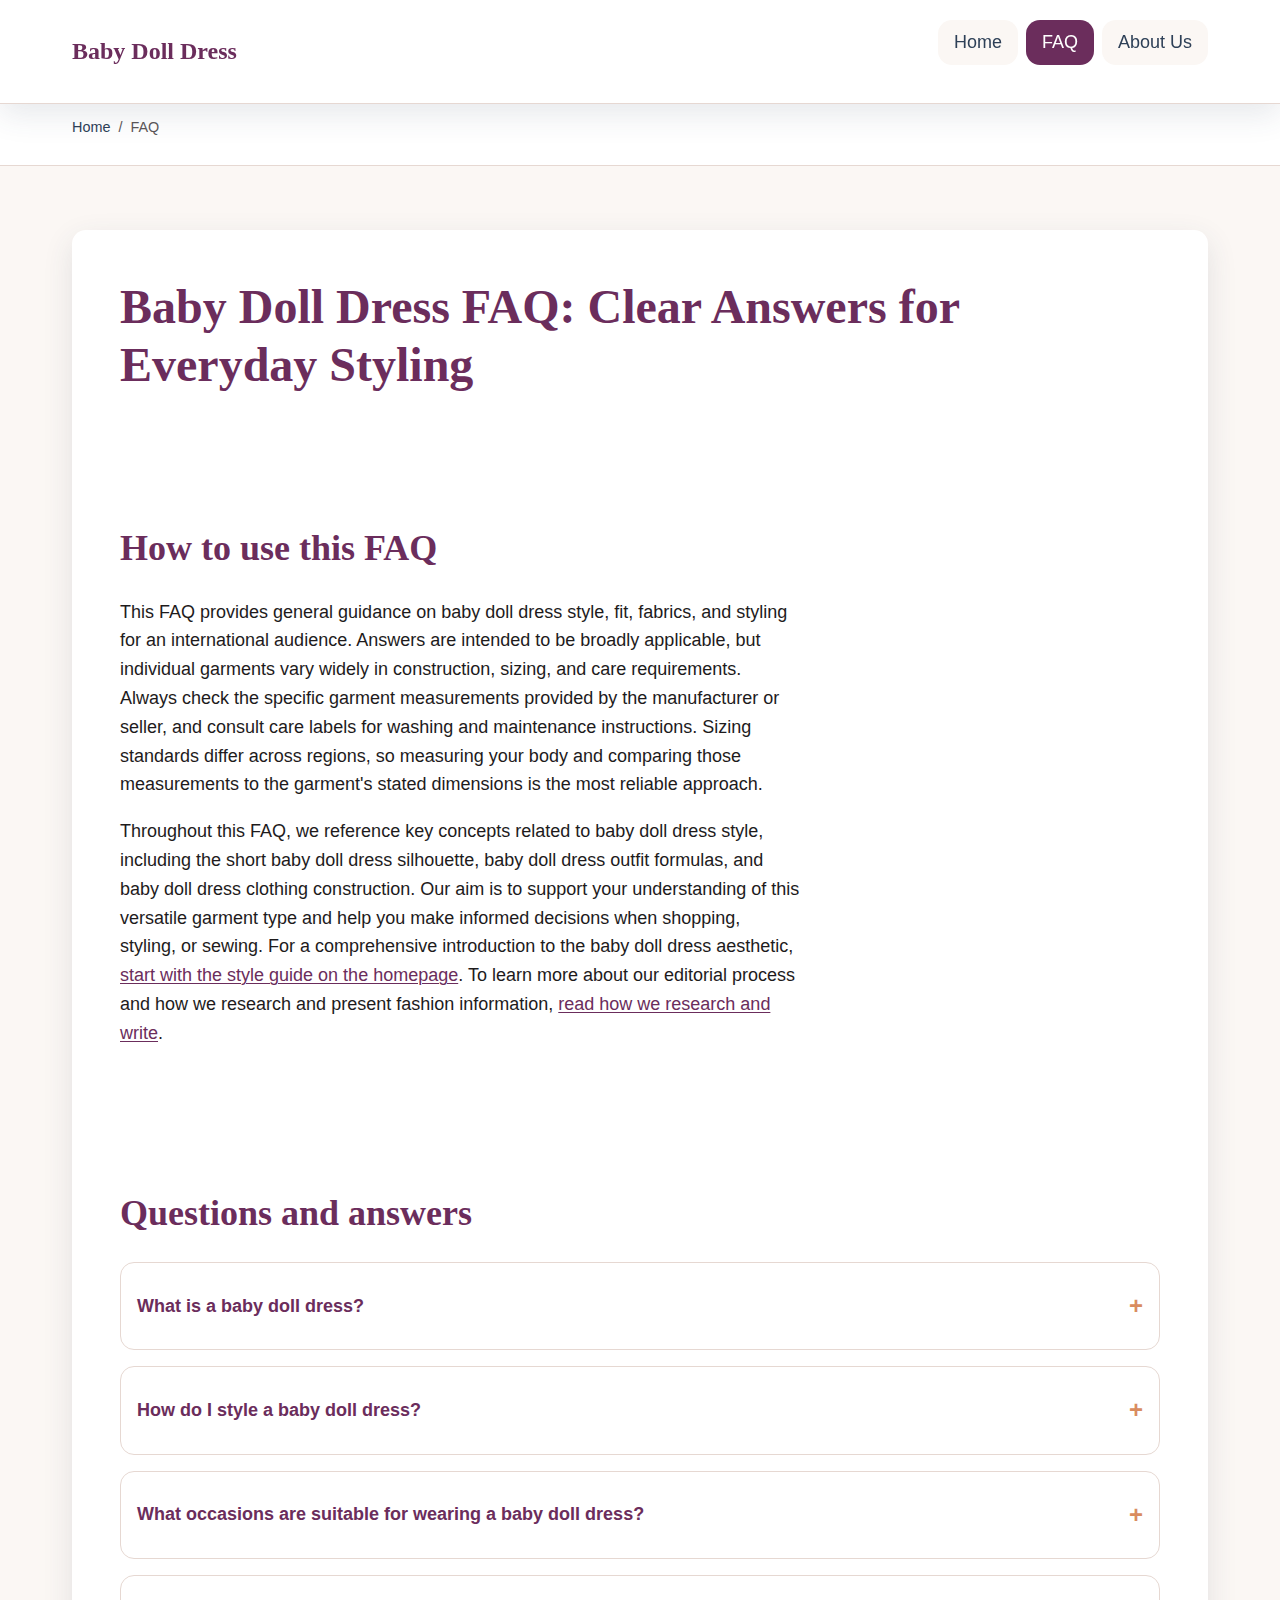
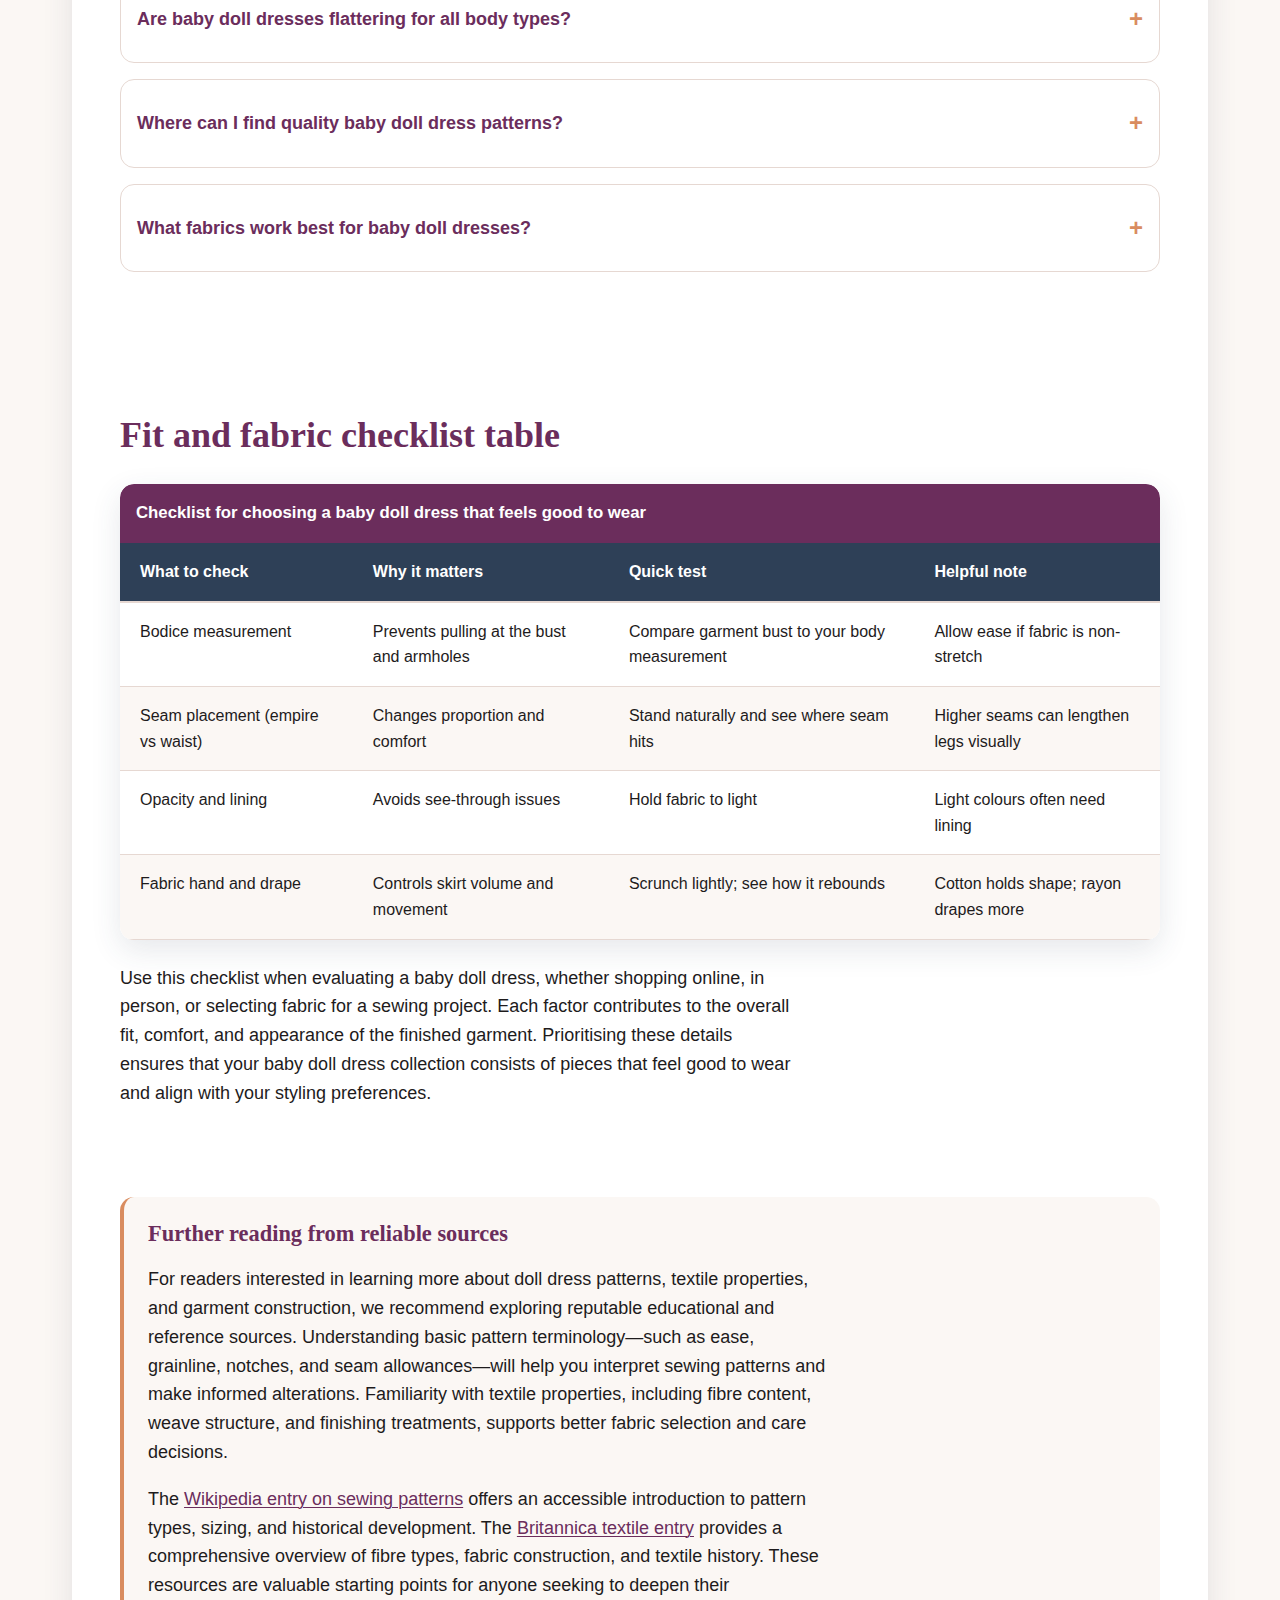
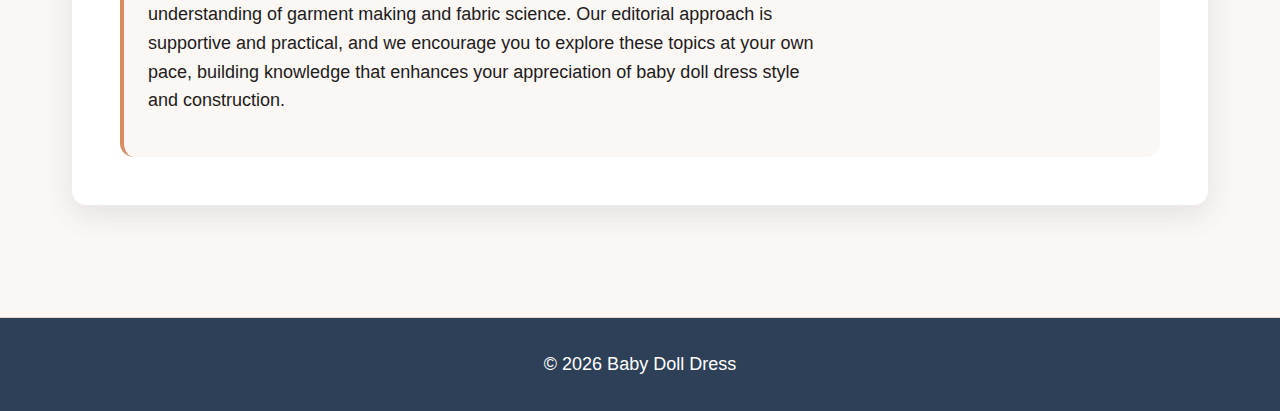
<file: faq.html>
<!DOCTYPE html>
<html lang="en-GB">
<head><script>if(location.hostname==="babydolldress.pages.dev"){location.replace("https://babydolldress.org"+location.pathname+location.search)}</script>
<meta charset="UTF-8">
<meta name="viewport" content="width=device-width, initial-scale=1.0">
<title>Baby Doll Dress FAQ: Fit, Styling, Fabrics, Patterns</title>
<meta name="description" content="Answers to common baby doll dress questions: what it is, how to style it, flattering fit notes, best fabrics, and where to find patterns and resources.">
<link rel="canonical" href="https://babydolldress.org/faq">
<link rel="preload" href="/style.css" as="style">
<link rel="stylesheet" href="/style.css">
<meta property="og:title" content="Baby Doll Dress FAQ: Fit, Styling, Fabrics, Patterns">
<meta property="og:description" content="Answers to common baby doll dress questions: what it is, how to style it, flattering fit notes, best fabrics, and where to find patterns and resources.">
<meta property="og:url" content="https://babydolldress.org/faq">
<meta property="og:type" content="website">
<meta name="twitter:card" content="summary">
<meta name="twitter:title" content="Baby Doll Dress FAQ: Fit, Styling, Fabrics, Patterns">
<meta name="twitter:description" content="Answers to common baby doll dress questions: what it is, how to style it, flattering fit notes, best fabrics, and where to find patterns and resources.">
<script type="application/ld+json">
{
  "@context": "https://schema.org",
  "@type": "FAQPage",
  "mainEntity": [
    {
      "@type": "Question",
      "name": "What is a baby doll dress?",
      "acceptedAnswer": {
        "@type": "Answer",
        "text": "A baby doll dress is a short, fitted dress with a gathered or flared skirt that falls above the knee, inspired by vintage doll fashion and characterized by a youthful, playful silhouette."
      }
    },
    {
      "@type": "Question",
      "name": "How do I style a baby doll dress?",
      "acceptedAnswer": {
        "@type": "Answer",
        "text": "Pair it with sneakers or Mary Janes for a casual look, or dress it up with heels and accessories for a more polished vintage-inspired outfit."
      }
    },
    {
      "@type": "Question",
      "name": "What occasions are suitable for wearing a baby doll dress?",
      "acceptedAnswer": {
        "@type": "Answer",
        "text": "Baby doll dresses work well for casual outings, themed parties, vintage fashion events, or anyone seeking a nostalgic, cute aesthetic in everyday wear."
      }
    },
    {
      "@type": "Question",
      "name": "Are baby doll dresses flattering for all body types?",
      "acceptedAnswer": {
        "@type": "Answer",
        "text": "Yes, the gathered waist and A-line skirt design flatters most body types by defining the waist while providing comfortable room through the hips and thighs."
      }
    },
    {
      "@type": "Question",
      "name": "Where can I find quality baby doll dress patterns?",
      "acceptedAnswer": {
        "@type": "Answer",
        "text": "Online platforms like Etsy, sewing blogs, and vintage fashion retailers offer both downloadable patterns and ready-made baby doll dresses in various styles and sizes."
      }
    },
    {
      "@type": "Question",
      "name": "What fabrics work best for baby doll dresses?",
      "acceptedAnswer": {
        "@type": "Answer",
        "text": "Cotton, cotton blends, linen, and lightweight synthetics are ideal for baby doll dresses as they drape well and maintain the dress's intended silhouette."
      }
    }
  ]
}
</script>
</head>
<body>
<header class="site-header">
<div class="container">
<p class="site-name"><a href="/">Baby Doll Dress</a></p>
<nav class="main-nav" aria-label="Main navigation">
<ul>
<li><a href="/">Home</a></li>
<li><a href="/faq" aria-current="page">FAQ</a></li>
<li><a href="/about-us">About Us</a></li>
</ul>
</nav>
</div>
</header>
<nav class="breadcrumbs" aria-label="Breadcrumb">
<div class="container">
<ol>
<li><a href="/">Home</a></li>
<li aria-current="page">FAQ</li>
</ol>
</div>
</nav>
<main class="container">
<article>
<h1>Baby Doll Dress FAQ: Clear Answers for Everyday Styling</h1>
<section id="faq-intro">
<h2>How to use this FAQ</h2>
<p>This FAQ provides general guidance on baby doll dress style, fit, fabrics, and styling for an international audience. Answers are intended to be broadly applicable, but individual garments vary widely in construction, sizing, and care requirements. Always check the specific garment measurements provided by the manufacturer or seller, and consult care labels for washing and maintenance instructions. Sizing standards differ across regions, so measuring your body and comparing those measurements to the garment's stated dimensions is the most reliable approach.</p>
<p>Throughout this FAQ, we reference key concepts related to baby doll dress style, including the short baby doll dress silhouette, baby doll dress outfit formulas, and baby doll dress clothing construction. Our aim is to support your understanding of this versatile garment type and help you make informed decisions when shopping, styling, or sewing. For a comprehensive introduction to the baby doll dress aesthetic, <a href="/">start with the style guide on the homepage</a>. To learn more about our editorial process and how we research and present fashion information, <a href="/about-us">read how we research and write</a>.</p>
</section>
<section id="accordion">
<h2>Questions and answers</h2>
<details>
<summary>What is a baby doll dress?</summary>
<p>A baby doll dress is a short, fitted dress with a gathered or flared skirt that falls above the knee, inspired by vintage doll fashion and characterized by a youthful, playful silhouette. The dress typically features a fitted bodice with an empire seam or natural waist seam, from which the skirt gathers or flares outward. This design creates a contrast between the structured upper portion and the loose, voluminous lower half, resulting in a light, airy appearance. The baby doll dress has been reinterpreted across decades, with variations in neckline, sleeve volume, and hem length, but the core silhouette remains consistent.</p>
</details>
<details>
<summary>How do I style a baby doll dress?</summary>
<p>Pair it with sneakers or Mary Janes for a casual look, or dress it up with heels and accessories for a more polished vintage-inspired outfit. For everyday wear, flat shoes such as canvas trainers or leather Mary Janes ground the dress's volume and create a balanced, approachable silhouette. Add a denim jacket or cardigan for layering. For a more elevated look, choose heeled shoes such as block-heel pumps or ankle-strap sandals, and carry a structured handbag. Keep accessories simple to avoid overwhelming the dress's inherent playfulness. In cooler weather, layer with opaque tights, ankle boots, and a fitted jumper or cardigan.</p>
</details>
<details>
<summary>What occasions are suitable for wearing a baby doll dress?</summary>
<p>Baby doll dresses work well for casual outings, themed parties, vintage fashion events, or anyone seeking a nostalgic, cute aesthetic in everyday wear. The dress's playful silhouette makes it ideal for relaxed social gatherings, daytime errands, picnics, and informal celebrations. Depending on fabric and styling, a baby doll dress can also be appropriate for garden parties, vintage-themed events, or creative professional settings. For more formal or conservative environments, choose a longer short baby doll dress with a modest neckline and pair it with tailored layers and closed-toe shoes.</p>
</details>
<details>
<summary>Are baby doll dresses flattering for all body types?</summary>
<p>Yes, the gathered waist and A-line skirt design flatters most body types by defining the waist while providing comfortable room through the hips and thighs. The empire seam, which sits just below the bust, creates a high-waisted effect that visually lengthens the legs and offers a forgiving fit through the midsection. The flared skirt skims over the hips and thighs without clinging, making the silhouette comfortable and flattering for a wide range of body shapes. When selecting a baby doll dress, prioritise fit at the bodice and seam placement, as these elements determine how the dress sits on your body and whether it achieves the intended proportion.</p>
</details>
<details>
<summary>Where can I find quality baby doll dress patterns?</summary>
<p>Online platforms like Etsy, sewing blogs, and vintage fashion retailers offer both downloadable patterns and ready-made baby doll dresses in various styles and sizes. When searching for doll dress patterns, look for clear instructions, accurate sizing charts, and reviews from other sewists. Vintage pattern archives and reproduction pattern companies specialise in historically accurate designs, which can be valuable resources for those interested in authentic vintage baby doll dresses. Additionally, sewing reference sites such as <a href="https://en.wikipedia.org/wiki/Sewing_pattern" rel="external">Wikipedia's sewing pattern entry</a> provide helpful context on pattern terminology and construction techniques.</p>
</details>
<details>
<summary>What fabrics work best for baby doll dresses?</summary>
<p>Cotton, cotton blends, linen, and lightweight synthetics are ideal for baby doll dresses as they drape well and maintain the dress's intended silhouette. Cotton is breathable, easy to care for, and holds its shape, making it a reliable choice for everyday wear. Linen offers a relaxed, textured drape and is excellent for warm weather, though it wrinkles easily. Lightweight synthetics such as polyester or rayon blends provide fluid drape and vibrant colour but may be less breathable. When evaluating fabric, consider drape, opacity, and breathability. Natural fibres generally offer better breathability, while synthetics may offer easier care and wrinkle resistance. For more information on textile properties, consult resources such as <a href="https://www.britannica.com/topic/textile" rel="external">Britannica's textile entry</a>.</p>
</details>
</section>
<section id="fit-table">
<h2>Fit and fabric checklist table</h2>
<div class="table-wrapper">
<table>
<caption>Checklist for choosing a baby doll dress that feels good to wear</caption>
<thead>
<tr>
<th>What to check</th>
<th>Why it matters</th>
<th>Quick test</th>
<th>Helpful note</th>
</tr>
</thead>
<tbody>
<tr>
<td>Bodice measurement</td>
<td>Prevents pulling at the bust and armholes</td>
<td>Compare garment bust to your body measurement</td>
<td>Allow ease if fabric is non-stretch</td>
</tr>
<tr>
<td>Seam placement (empire vs waist)</td>
<td>Changes proportion and comfort</td>
<td>Stand naturally and see where seam hits</td>
<td>Higher seams can lengthen legs visually</td>
</tr>
<tr>
<td>Opacity and lining</td>
<td>Avoids see-through issues</td>
<td>Hold fabric to light</td>
<td>Light colours often need lining</td>
</tr>
<tr>
<td>Fabric hand and drape</td>
<td>Controls skirt volume and movement</td>
<td>Scrunch lightly; see how it rebounds</td>
<td>Cotton holds shape; rayon drapes more</td>
</tr>
</tbody>
</table>
</div>
<p>Use this checklist when evaluating a baby doll dress, whether shopping online, in person, or selecting fabric for a sewing project. Each factor contributes to the overall fit, comfort, and appearance of the finished garment. Prioritising these details ensures that your baby doll dress collection consists of pieces that feel good to wear and align with your styling preferences.</p>
</section>
<aside id="resources">
<h2>Further reading from reliable sources</h2>
<p>For readers interested in learning more about doll dress patterns, textile properties, and garment construction, we recommend exploring reputable educational and reference sources. Understanding basic pattern terminology—such as ease, grainline, notches, and seam allowances—will help you interpret sewing patterns and make informed alterations. Familiarity with textile properties, including fibre content, weave structure, and finishing treatments, supports better fabric selection and care decisions.</p>
<p>The <a href="https://en.wikipedia.org/wiki/Sewing_pattern" rel="external">Wikipedia entry on sewing patterns</a> offers an accessible introduction to pattern types, sizing, and historical development. The <a href="https://www.britannica.com/topic/textile" rel="external">Britannica textile entry</a> provides a comprehensive overview of fibre types, fabric construction, and textile history. These resources are valuable starting points for anyone seeking to deepen their understanding of garment making and fabric science. Our editorial approach is supportive and practical, and we encourage you to explore these topics at your own pace, building knowledge that enhances your appreciation of baby doll dress style and construction.</p>
</aside>
</article>
</main>
<footer class="site-footer">
<div class="container">
<p>&copy; 2026 Baby Doll Dress</p>
</div>
</footer>
</body>
</html>
</file>
<file: style.css>
/* CSS Variables - Dollhouse Editorial Ink Palette */
:root {
  --color-bg: #FBF7F4;
  --color-surface: #FFFFFF;
  --color-text: #1E1B1C;
  --color-muted: #5C5658;
  --color-border: #E6D8D2;
  --color-primary: #6B2D5C;
  --color-secondary: #2E4057;
  --color-accent: #D98C5F;
  --radius: 14px;
  --shadow: 0 10px 30px rgba(46, 64, 87, 0.12);
  --measure: 68ch;
  --font-base: -apple-system, BlinkMacSystemFont, 'Segoe UI', Roboto, 'Helvetica Neue', Arial, sans-serif;
  --font-serif: Georgia, 'Times New Roman', serif;
  --transition-speed: 0.2s;
}

/* Reset and Base Styles */
*, *::before, *::after {
  box-sizing: border-box;
}

* {
  margin: 0;
  padding: 0;
}

html {
  font-size: 100%;
  -webkit-text-size-adjust: 100%;
}

body {
  font-family: var(--font-base);
  font-size: clamp(1rem, 0.95rem + 0.25vw, 1.125rem);
  line-height: 1.6;
  color: var(--color-text);
  background-color: var(--color-bg);
  overflow-x: hidden;
}

/* Typography Scale with clamp() */
h1, h2, h3, h4, h5, h6 {
  font-family: var(--font-serif);
  line-height: 1.2;
  margin-bottom: 0.75em;
  font-weight: 600;
  color: var(--color-primary);
}

h1 {
  font-size: clamp(1.875rem, 1.5rem + 2vw, 3rem);
  margin-bottom: 1em;
}

h2 {
  font-size: clamp(1.5rem, 1.25rem + 1.25vw, 2.25rem);
  margin-top: 1.5em;
}

h3 {
  font-size: clamp(1.25rem, 1.125rem + 0.625vw, 1.75rem);
  margin-top: 1.25em;
  color: var(--color-secondary);
}

p, li {
  max-width: var(--measure);
  margin-bottom: 1em;
}

a {
  color: var(--color-primary);
  text-decoration: underline;
  text-decoration-thickness: 1px;
  text-underline-offset: 2px;
  transition: color var(--transition-speed) ease, text-decoration-color var(--transition-speed) ease;
}

a:hover {
  color: var(--color-accent);
  text-decoration-color: var(--color-accent);
}

a:focus-visible {
  outline: 2px solid var(--color-accent);
  outline-offset: 3px;
  border-radius: 2px;
}

@media (prefers-reduced-motion: reduce) {
  *, *::before, *::after {
    animation-duration: 0.01ms !important;
    animation-iteration-count: 1 !important;
    transition-duration: 0.01ms !important;
  }
}

/* Layout - CSS Grid for Page Frame */
.container {
  width: 100%;
  max-width: 1200px;
  margin-left: auto;
  margin-right: auto;
  padding-left: 1.25rem;
  padding-right: 1.25rem;
}

/* Header */
.site-header {
  background-color: var(--color-surface);
  border-bottom: 1px solid var(--color-border);
  padding: 1.25rem 0;
  position: sticky;
  top: 0;
  z-index: 100;
  box-shadow: var(--shadow);
}

.site-header .container {
  display: flex;
  flex-wrap: wrap;
  justify-content: space-between;
  align-items: center;
  gap: 1rem;
}

.site-name {
  font-size: clamp(1.25rem, 1.125rem + 0.625vw, 1.5rem);
  font-weight: 700;
  font-family: var(--font-serif);
  color: var(--color-primary);
  margin: 0;
}

.site-name a {
  color: inherit;
  text-decoration: none;
}

.site-name a:hover {
  color: var(--color-accent);
}

/* Navigation - Flexbox Cluster */
.main-nav ul {
  list-style: none;
  display: flex;
  flex-wrap: wrap;
  gap: 0.5rem;
  margin: 0;
  padding: 0;
}

.main-nav a {
  display: block;
  padding: 0.5rem 1rem;
  background-color: var(--color-bg);
  color: var(--color-secondary);
  text-decoration: none;
  border-radius: var(--radius);
  font-weight: 500;
  transition: background-color var(--transition-speed) ease, color var(--transition-speed) ease;
}

.main-nav a:hover,
.main-nav a[aria-current="page"] {
  background-color: var(--color-primary);
  color: var(--color-surface);
}

.main-nav a:focus-visible {
  outline: 2px solid var(--color-accent);
  outline-offset: 2px;
}

/* Breadcrumbs */
.breadcrumbs {
  background-color: var(--color-surface);
  border-bottom: 1px solid var(--color-border);
  padding: 0.75rem 0;
  font-size: 0.9rem;
}

.breadcrumbs ol {
  list-style: none;
  display: flex;
  flex-wrap: wrap;
  gap: 0.5rem;
  margin: 0;
  padding: 0;
}

.breadcrumbs li:not(:last-child)::after {
  content: '/';
  margin-left: 0.5rem;
  color: var(--color-muted);
}

.breadcrumbs a {
  color: var(--color-secondary);
  text-decoration: none;
}

.breadcrumbs a:hover {
  text-decoration: underline;
  color: var(--color-primary);
}

.breadcrumbs [aria-current="page"] {
  color: var(--color-muted);
}

/* Main Content */
main {
  padding: 2.5rem 0;
  min-height: 60vh;
}

article {
  background-color: var(--color-surface);
  padding: 2rem;
  border-radius: var(--radius);
  box-shadow: var(--shadow);
}

@media (min-width: 768px) {
  article {
    padding: 3rem;
  }
}

section {
  margin-bottom: 2.5rem;
}

section:last-child {
  margin-bottom: 0;
}

aside {
  background-color: var(--color-bg);
  padding: 1.5rem;
  border-left: 4px solid var(--color-accent);
  border-radius: var(--radius);
  margin-top: 2rem;
}

aside h2 {
  font-size: clamp(1.125rem, 1rem + 0.5vw, 1.5rem);
  margin-top: 0;
}

/* Tables - Semantic, Responsive, Zebra Striping */
.table-wrapper {
  overflow-x: auto;
  margin: 1.5rem 0;
  border-radius: var(--radius);
  box-shadow: var(--shadow);
}

table {
  width: 100%;
  border-collapse: collapse;
  background-color: var(--color-surface);
  font-size: 0.95rem;
}

caption {
  font-weight: 600;
  text-align: left;
  padding: 1rem;
  background-color: var(--color-primary);
  color: var(--color-surface);
  font-size: 1.05rem;
  border-radius: var(--radius) var(--radius) 0 0;
}

thead {
  background-color: var(--color-secondary);
  color: var(--color-surface);
}

thead th {
  padding: 0.875rem 1rem;
  text-align: left;
  font-weight: 600;
  border-bottom: 2px solid var(--color-border);
}

tbody tr {
  border-bottom: 1px solid var(--color-border);
}

tbody tr:nth-child(even) {
  background-color: var(--color-bg);
}

tbody tr:hover {
  background-color: rgba(107, 45, 92, 0.05);
}

tbody td {
  padding: 0.875rem 1rem;
  vertical-align: top;
}

@media (min-width: 1024px) {
  thead {
    position: sticky;
    top: 0;
    z-index: 10;
  }
  
  table {
    font-size: 1rem;
  }
  
  thead th,
  tbody td {
    padding: 1rem 1.25rem;
  }
}

/* Details/Summary Accordion - No JavaScript */
details {
  background-color: var(--color-surface);
  border: 1px solid var(--color-border);
  border-radius: var(--radius);
  padding: 1rem;
  margin-bottom: 1rem;
  transition: box-shadow var(--transition-speed) ease;
}

details:hover {
  box-shadow: var(--shadow);
}

details[open] {
  box-shadow: var(--shadow);
}

summary {
  font-weight: 600;
  cursor: pointer;
  color: var(--color-primary);
  list-style: none;
  display: flex;
  justify-content: space-between;
  align-items: center;
  padding: 0.5rem 0;
  transition: color var(--transition-speed) ease;
}

summary::-webkit-details-marker {
  display: none;
}

summary::after {
  content: '+';
  font-size: 1.5rem;
  font-weight: 700;
  color: var(--color-accent);
  transition: transform var(--transition-speed) ease;
}

details[open] summary::after {
  content: '−';
  transform: rotate(0deg);
}

summary:hover {
  color: var(--color-accent);
}

summary:focus-visible {
  outline: 2px solid var(--color-accent);
  outline-offset: 3px;
  border-radius: 4px;
}

details p {
  margin-top: 1rem;
  padding-top: 1rem;
  border-top: 1px solid var(--color-border);
  max-width: 100%;
}

@media (prefers-reduced-motion: reduce) {
  summary::after {
    transition: none;
  }
}

/* Blockquote Styling */
blockquote {
  border-left: 4px solid var(--color-accent);
  background-color: rgba(217, 140, 95, 0.08);
  padding: 1rem 1.5rem;
  margin: 1.5rem 0;
  font-style: italic;
  color: var(--color-secondary);
  border-radius: 0 var(--radius) var(--radius) 0;
}

blockquote p:last-child {
  margin-bottom: 0;
}

/* Footer */
.site-footer {
  background-color: var(--color-secondary);
  color: var(--color-surface);
  padding: 2rem 0;
  margin-top: 3rem;
  text-align: center;
  border-top: 1px solid var(--color-border);
}

.site-footer p {
  margin: 0;
  max-width: 100%;
}

/* Responsive Breakpoints */
@media (min-width: 768px) {
  main {
    padding: 3rem 0;
  }
  
  .container {
    padding-left: 2rem;
    padding-right: 2rem;
  }
}

@media (min-width: 1024px) {
  body {
    font-size: 1.125rem;
  }
  
  main {
    padding: 4rem 0;
  }
  
  article {
    display: grid;
    grid-template-columns: 1fr;
    gap: 2rem;
  }
  
  aside {
    margin-top: 0;
  }
}

/* Accessible Focus States */
a:focus-visible,
button:focus-visible,
summary:focus-visible {
  outline: 2px solid var(--color-accent);
  outline-offset: 3px;
  border-radius: 2px;
}

/* Reduced Motion Fallback */
@media (prefers-reduced-motion: reduce) {
  * {
    animation-duration: 0.01ms !important;
    animation-iteration-count: 1 !important;
    transition-duration: 0.01ms !important;
    scroll-behavior: auto !important;
  }
}

/* Print Styles */
@media print {
  .site-header,
  .site-footer,
  .breadcrumbs,
  nav {
    display: none;
  }
  
  body {
    background-color: white;
    color: black;
  }
  
  a {
    text-decoration: underline;
    color: black;
  }
  
  article {
    box-shadow: none;
    padding: 0;
  }
}
</file>
